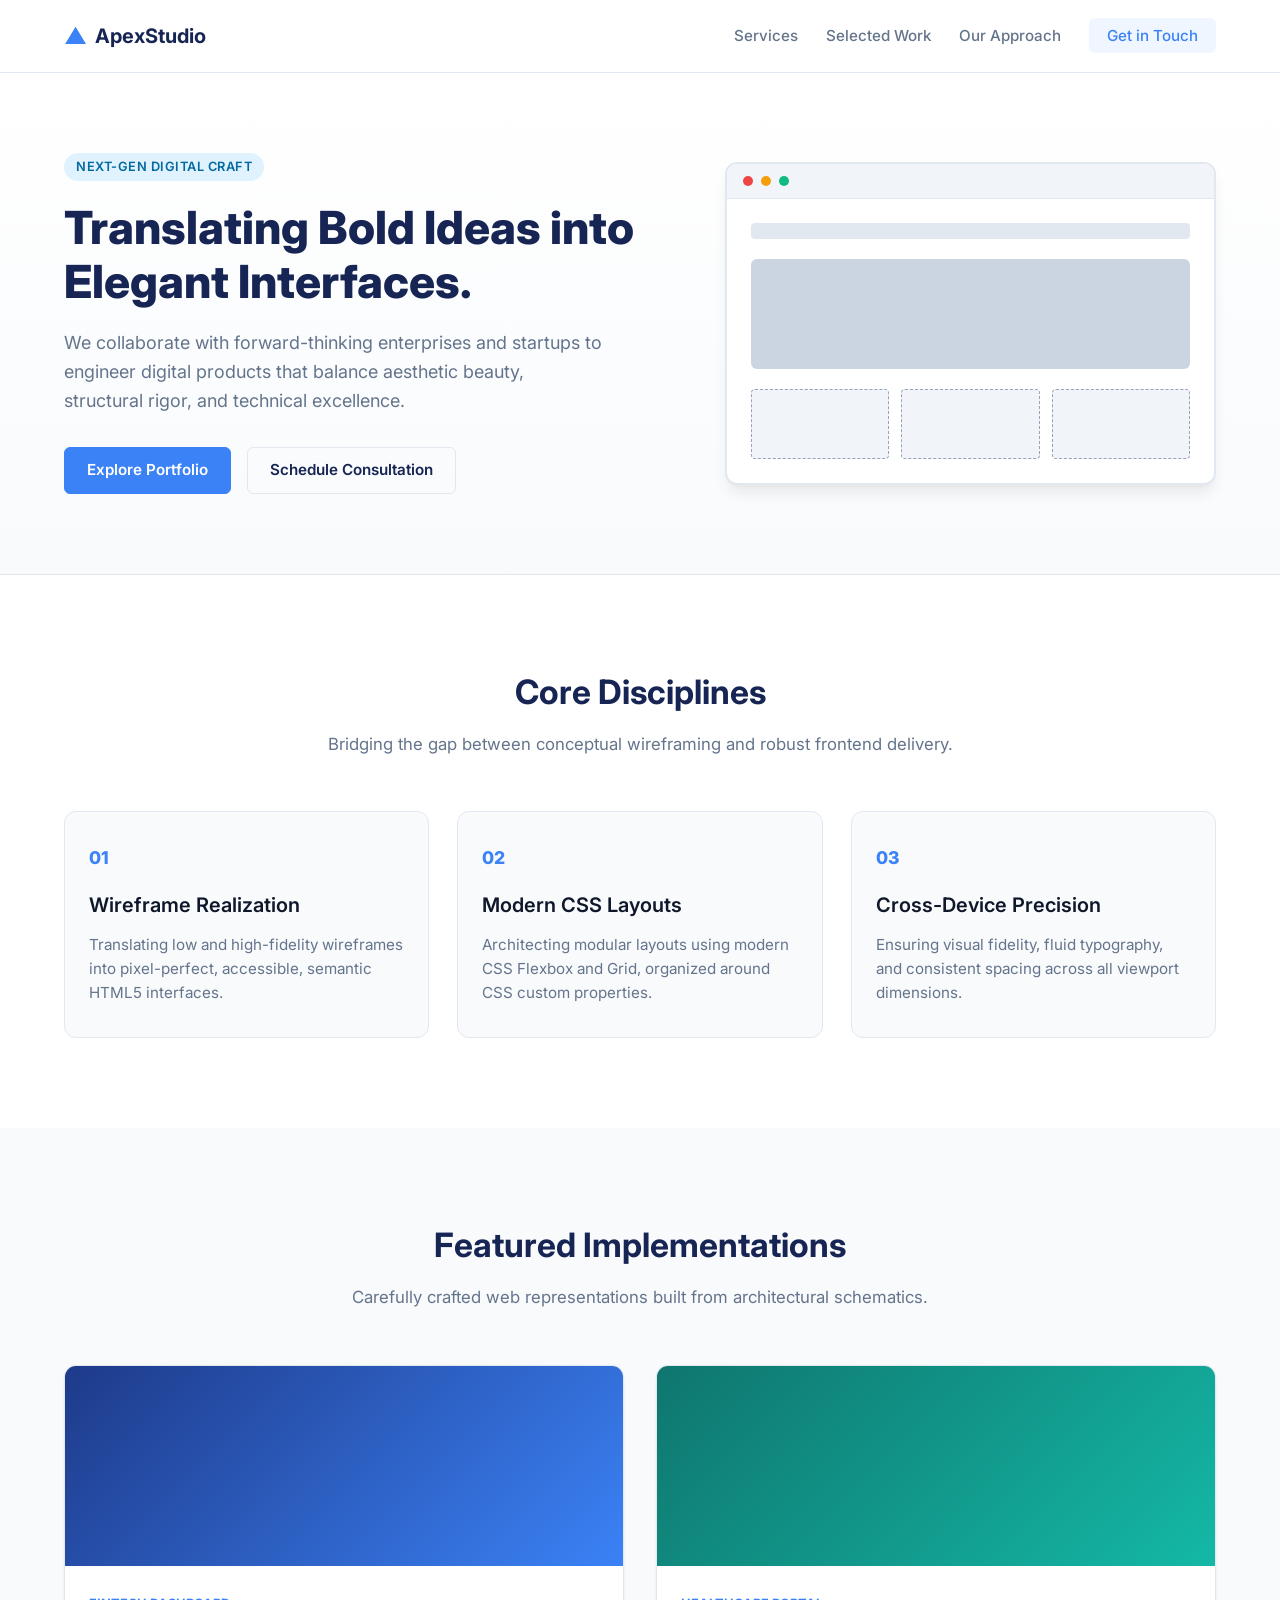
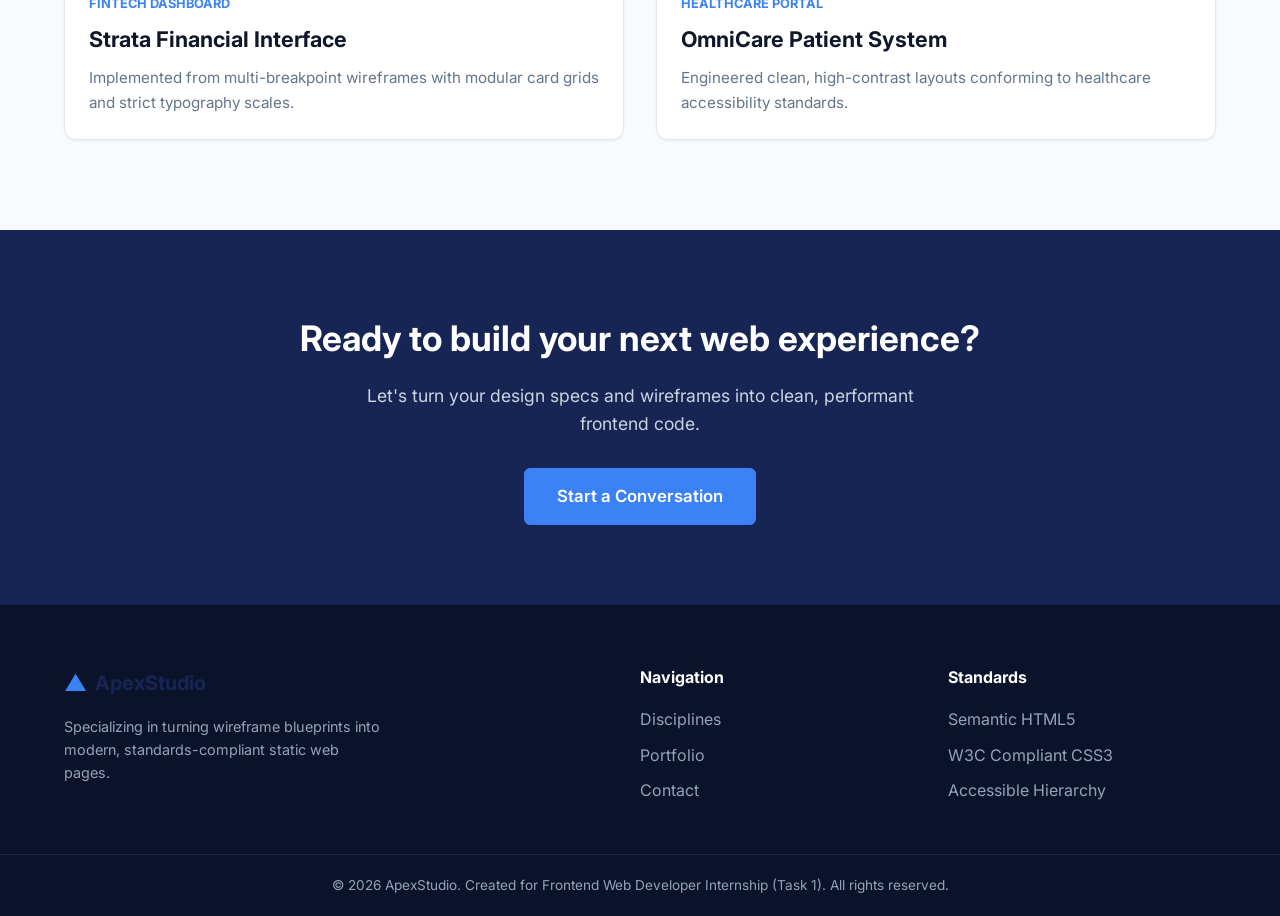
<file: task-1-wireframe-to-static/index.html>
<!DOCTYPE html>
<html lang="en">
<head>
  <meta charset="UTF-8">
  <meta name="viewport" content="width=device-width, initial-scale=1.0">
  <title>Apex Studio | Design & Engineering</title>
  <link rel="stylesheet" href="style.css">
  <link rel="preconnect" href="https://fonts.googleapis.com">
  <link rel="preconnect" href="https://fonts.gstatic.com" crossorigin>
  <link href="https://fonts.googleapis.com/css2?family=Inter:wght@300;400;500;600;700&display=swap" rel="stylesheet">
</head>
<body>
  <!-- Header & Navigation -->
  <header class="site-header">
    <div class="container header-container">
      <div class="brand-logo">
        <span class="logo-mark">▲</span>
        <span class="logo-text">ApexStudio</span>
      </div>
      <nav class="main-nav">
        <ul>
          <li><a href="#services" class="nav-link">Services</a></li>
          <li><a href="#work" class="nav-link">Selected Work</a></li>
          <li><a href="#about" class="nav-link">Our Approach</a></li>
          <li><a href="#contact" class="nav-link btn-secondary">Get in Touch</a></li>
        </ul>
      </nav>
    </div>
  </header>

  <!-- Hero Section -->
  <main>
    <section class="hero-section">
      <div class="container hero-grid">
        <div class="hero-content">
          <span class="badge">Next-Gen Digital Craft</span>
          <h1 class="hero-title">Translating Bold Ideas into Elegant Interfaces.</h1>
          <p class="hero-lead">We collaborate with forward-thinking enterprises and startups to engineer digital products that balance aesthetic beauty, structural rigor, and technical excellence.</p>
          <div class="hero-cta-group">
            <a href="#work" class="btn btn-primary">Explore Portfolio</a>
            <a href="#contact" class="btn btn-outline">Schedule Consultation</a>
          </div>
        </div>
        <div class="hero-visual">
          <div class="wireframe-mockup">
            <div class="mockup-header">
              <span class="dot red"></span>
              <span class="dot yellow"></span>
              <span class="dot green"></span>
            </div>
            <div class="mockup-body">
              <div class="mock-nav"></div>
              <div class="mock-hero-box"></div>
              <div class="mock-grid-row">
                <div class="mock-card"></div>
                <div class="mock-card"></div>
                <div class="mock-card"></div>
              </div>
            </div>
          </div>
        </div>
      </div>
    </section>

    <!-- Services Section -->
    <section id="services" class="services-section">
      <div class="container">
        <div class="section-header">
          <h2 class="section-title">Core Disciplines</h2>
          <p class="section-subtitle">Bridging the gap between conceptual wireframing and robust frontend delivery.</p>
        </div>
        <div class="services-grid">
          <article class="service-card">
            <div class="card-icon">01</div>
            <h3 class="card-title">Wireframe Realization</h3>
            <p class="card-desc">Translating low and high-fidelity wireframes into pixel-perfect, accessible, semantic HTML5 interfaces.</p>
          </article>
          <article class="service-card">
            <div class="card-icon">02</div>
            <h3 class="card-title">Modern CSS Layouts</h3>
            <p class="card-desc">Architecting modular layouts using modern CSS Flexbox and Grid, organized around CSS custom properties.</p>
          </article>
          <article class="service-card">
            <div class="card-icon">03</div>
            <h3 class="card-title">Cross-Device Precision</h3>
            <p class="card-desc">Ensuring visual fidelity, fluid typography, and consistent spacing across all viewport dimensions.</p>
          </article>
        </div>
      </div>
    </section>

    <!-- Selected Work Showcase -->
    <section id="work" class="work-section">
      <div class="container">
        <div class="section-header">
          <h2 class="section-title">Featured Implementations</h2>
          <p class="section-subtitle">Carefully crafted web representations built from architectural schematics.</p>
        </div>
        <div class="work-grid">
          <div class="work-card">
            <div class="work-preview bg-one"></div>
            <div class="work-info">
              <span class="work-category">FinTech Dashboard</span>
              <h4 class="work-title">Strata Financial Interface</h4>
              <p>Implemented from multi-breakpoint wireframes with modular card grids and strict typography scales.</p>
            </div>
          </div>
          <div class="work-card">
            <div class="work-preview bg-two"></div>
            <div class="work-info">
              <span class="work-category">Healthcare Portal</span>
              <h4 class="work-title">OmniCare Patient System</h4>
              <p>Engineered clean, high-contrast layouts conforming to healthcare accessibility standards.</p>
            </div>
          </div>
        </div>
      </div>
    </section>

    <!-- Call to Action Banner -->
    <section id="contact" class="cta-banner">
      <div class="container cta-container">
        <h2>Ready to build your next web experience?</h2>
        <p>Let's turn your design specs and wireframes into clean, performant frontend code.</p>
        <a href="mailto:contact@apexstudio.io" class="btn btn-primary btn-large">Start a Conversation</a>
      </div>
    </section>
  </main>

  <!-- Footer -->
  <footer class="site-footer">
    <div class="container footer-content">
      <div class="footer-col">
        <div class="brand-logo">
          <span class="logo-mark">▲</span>
          <span class="logo-text">ApexStudio</span>
        </div>
        <p class="footer-bio">Specializing in turning wireframe blueprints into modern, standards-compliant static web pages.</p>
      </div>
      <div class="footer-col">
        <h4>Navigation</h4>
        <ul>
          <li><a href="#services">Disciplines</a></li>
          <li><a href="#work">Portfolio</a></li>
          <li><a href="#contact">Contact</a></li>
        </ul>
      </div>
      <div class="footer-col">
        <h4>Standards</h4>
        <ul>
          <li>Semantic HTML5</li>
          <li>W3C Compliant CSS3</li>
          <li>Accessible Hierarchy</li>
        </ul>
      </div>
    </div>
    <div class="footer-bottom">
      <div class="container">
        <p>&copy; 2026 ApexStudio. Created for Frontend Web Developer Internship (Task 1). All rights reserved.</p>
      </div>
    </div>
  </footer>
</body>
</html>
</file>
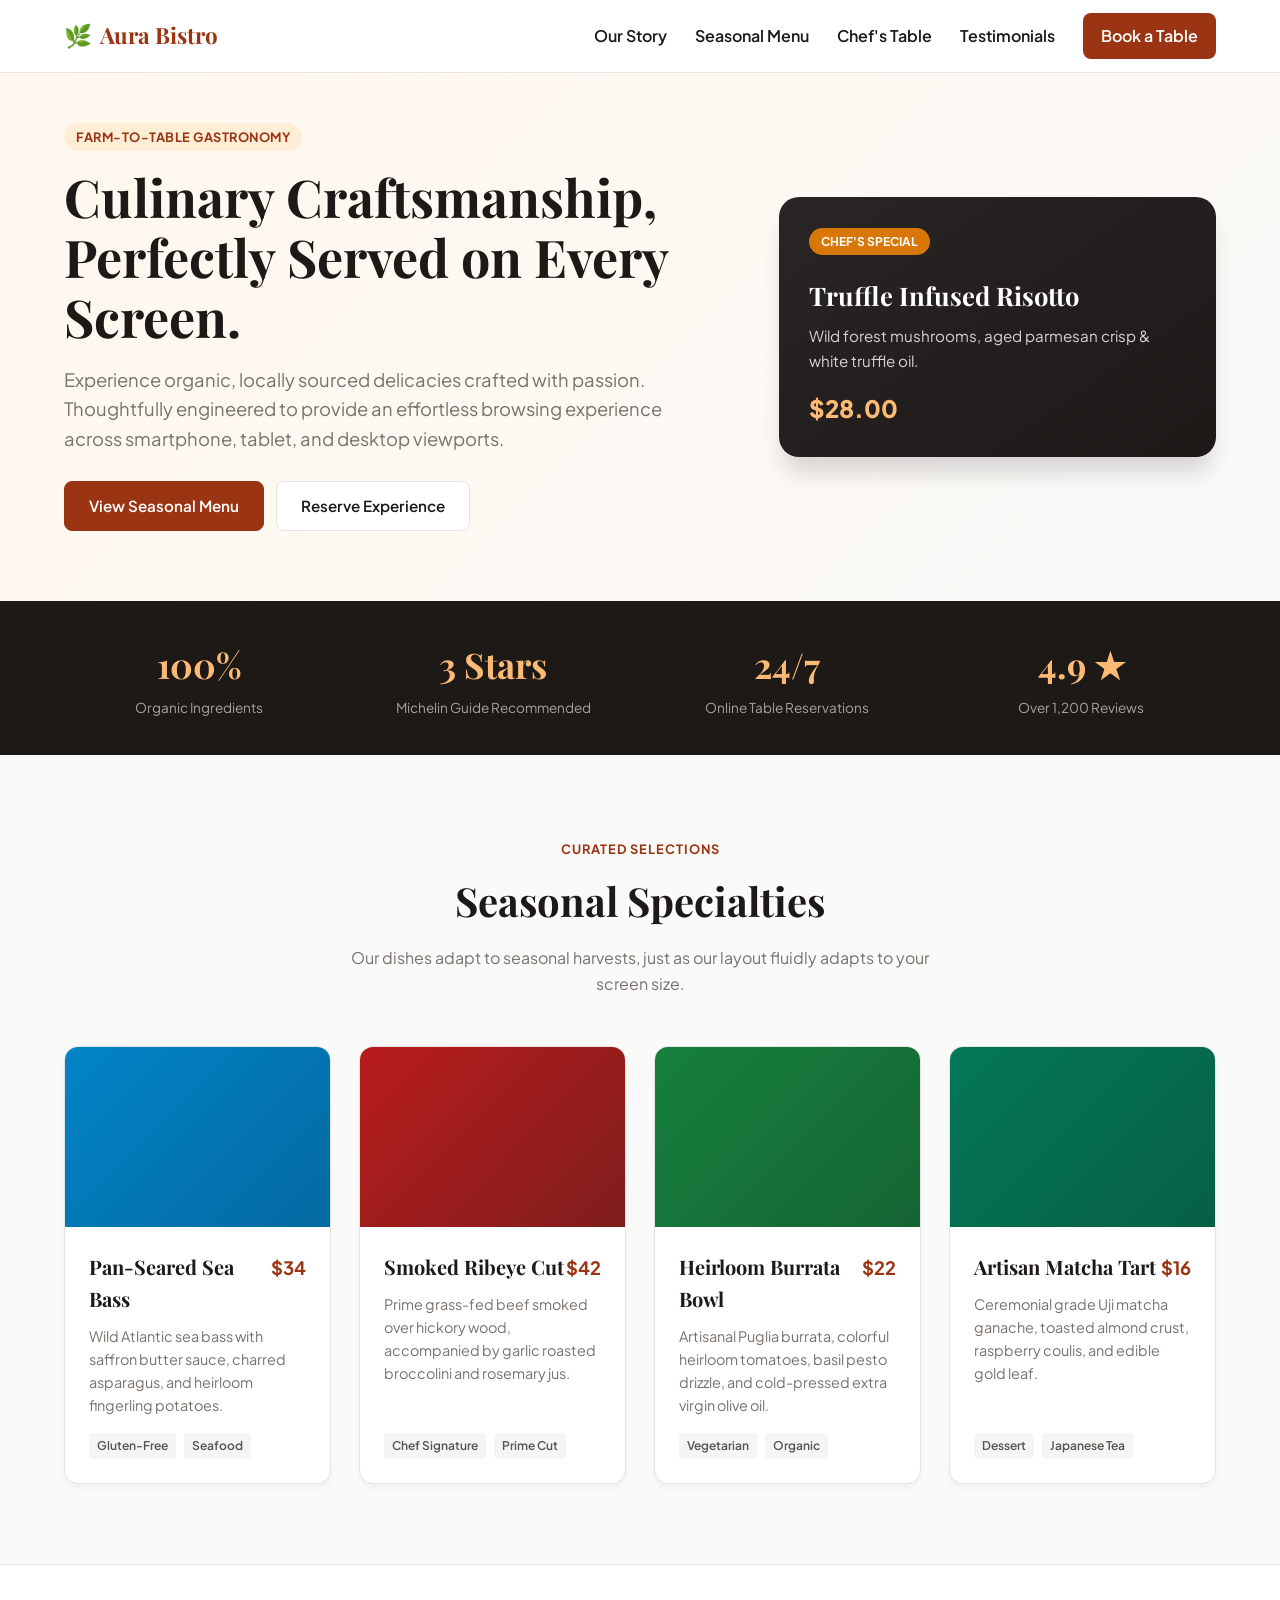
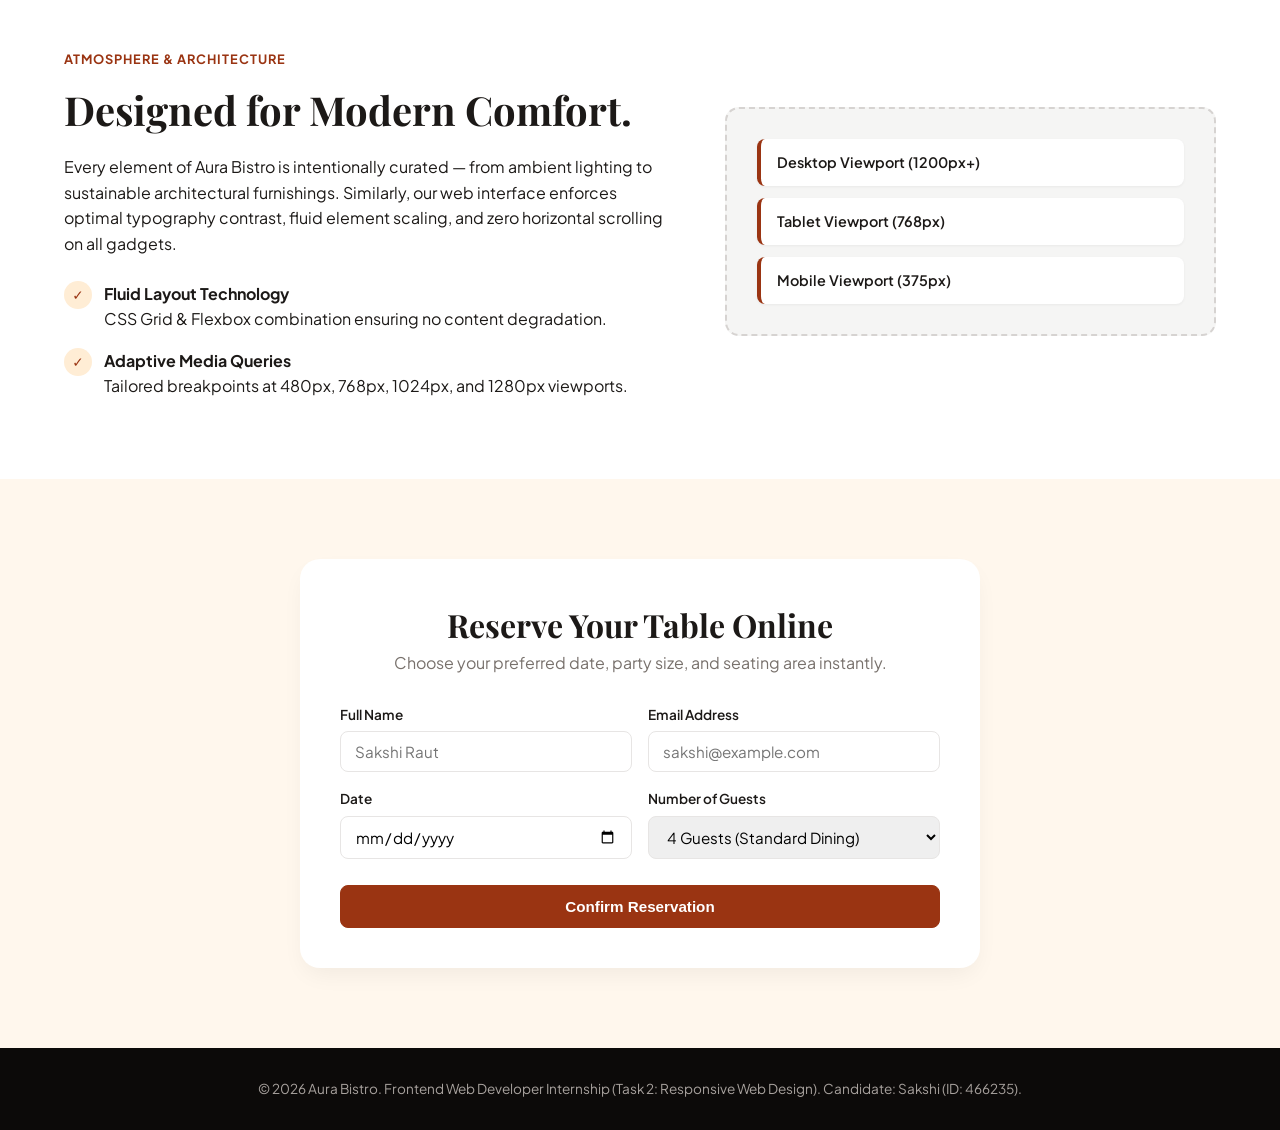
<file: task-2-responsive-web-design/index.html>
<!DOCTYPE html>
<html lang="en">
<head>
  <meta charset="UTF-8">
  <meta name="viewport" content="width=device-width, initial-scale=1.0">
  <title>Aura Bistro & Lounge | Responsive Culinary Experience</title>
  <link rel="stylesheet" href="style.css">
  <link rel="preconnect" href="https://fonts.googleapis.com">
  <link rel="preconnect" href="https://fonts.gstatic.com" crossorigin>
  <link href="https://fonts.googleapis.com/css2?family=Plus+Jakarta+Sans:wght@300;400;500;600;700;800&family=Playfair+Display:ital,wght@0,600;0,700;1,600&display=swap" rel="stylesheet">
</head>
<body>
  <!-- Navigation Bar -->
  <header class="header">
    <div class="nav-container">
      <a href="#" class="brand-logo">
        <span class="logo-leaf">🌿</span>
        <span>Aura Bistro</span>
      </a>
      
      <!-- Mobile Menu Toggle Button -->
      <input type="checkbox" id="nav-toggle" class="nav-toggle">
      <label for="nav-toggle" class="nav-toggle-label" aria-label="Toggle navigation">
        <span class="hamburger-bar"></span>
        <span class="hamburger-bar"></span>
        <span class="hamburger-bar"></span>
      </label>

      <nav class="nav-menu">
        <ul class="nav-list">
          <li><a href="#about" class="nav-link">Our Story</a></li>
          <li><a href="#menu" class="nav-link">Seasonal Menu</a></li>
          <li><a href="#specials" class="nav-link">Chef's Table</a></li>
          <li><a href="#reviews" class="nav-link">Testimonials</a></li>
          <li><a href="#reservations" class="nav-btn">Book a Table</a></li>
        </ul>
      </nav>
    </div>
  </header>

  <main>
    <!-- Responsive Hero Section -->
    <section class="hero">
      <div class="hero-wrapper">
        <div class="hero-text-block">
          <span class="sub-badge">Farm-to-Table Gastronomy</span>
          <h1 class="hero-heading">Culinary Craftsmanship, Perfectly Served on Every Screen.</h1>
          <p class="hero-description">Experience organic, locally sourced delicacies crafted with passion. Thoughtfully engineered to provide an effortless browsing experience across smartphone, tablet, and desktop viewports.</p>
          <div class="hero-buttons">
            <a href="#menu" class="btn btn-primary">View Seasonal Menu</a>
            <a href="#reservations" class="btn btn-secondary">Reserve Experience</a>
          </div>
        </div>
        <div class="hero-image-block">
          <div class="image-card-container">
            <div class="image-card main-dish">
              <div class="food-badge">Chef's Special</div>
              <div class="food-card-content">
                <h3>Truffle Infused Risotto</h3>
                <p>Wild forest mushrooms, aged parmesan crisp & white truffle oil.</p>
                <span class="price-tag">$28.00</span>
              </div>
            </div>
          </div>
        </div>
      </div>
    </section>

    <!-- Key Metrics / Responsive Stats Bar -->
    <section class="stats-bar">
      <div class="stats-grid">
        <div class="stat-item">
          <span class="stat-number">100%</span>
          <span class="stat-label">Organic Ingredients</span>
        </div>
        <div class="stat-item">
          <span class="stat-number">3 Stars</span>
          <span class="stat-label">Michelin Guide Recommended</span>
        </div>
        <div class="stat-item">
          <span class="stat-number">24/7</span>
          <span class="stat-label">Online Table Reservations</span>
        </div>
        <div class="stat-item">
          <span class="stat-number">4.9 ★</span>
          <span class="stat-label">Over 1,200 Reviews</span>
        </div>
      </div>
    </section>

    <!-- Responsive Menu Grid Section -->
    <section id="menu" class="menu-section">
      <div class="section-heading-box">
        <span class="section-tag">Curated Selections</span>
        <h2 class="section-title">Seasonal Specialties</h2>
        <p class="section-desc">Our dishes adapt to seasonal harvests, just as our layout fluidly adapts to your screen size.</p>
      </div>

      <div class="menu-grid">
        <!-- Dish 1 -->
        <article class="dish-card">
          <div class="dish-visual dish-1"></div>
          <div class="dish-body">
            <div class="dish-header">
              <h3 class="dish-name">Pan-Seared Sea Bass</h3>
              <span class="dish-price">$34</span>
            </div>
            <p class="dish-desc">Wild Atlantic sea bass with saffron butter sauce, charred asparagus, and heirloom fingerling potatoes.</p>
            <div class="dish-tags">
              <span class="tag">Gluten-Free</span>
              <span class="tag">Seafood</span>
            </div>
          </div>
        </article>

        <!-- Dish 2 -->
        <article class="dish-card">
          <div class="dish-visual dish-2"></div>
          <div class="dish-body">
            <div class="dish-header">
              <h3 class="dish-name">Smoked Ribeye Cut</h3>
              <span class="dish-price">$42</span>
            </div>
            <p class="dish-desc">Prime grass-fed beef smoked over hickory wood, accompanied by garlic roasted broccolini and rosemary jus.</p>
            <div class="dish-tags">
              <span class="tag">Chef Signature</span>
              <span class="tag">Prime Cut</span>
            </div>
          </div>
        </article>

        <!-- Dish 3 -->
        <article class="dish-card">
          <div class="dish-visual dish-3"></div>
          <div class="dish-body">
            <div class="dish-header">
              <h3 class="dish-name">Heirloom Burrata Bowl</h3>
              <span class="dish-price">$22</span>
            </div>
            <p class="dish-desc">Artisanal Puglia burrata, colorful heirloom tomatoes, basil pesto drizzle, and cold-pressed extra virgin olive oil.</p>
            <div class="dish-tags">
              <span class="tag">Vegetarian</span>
              <span class="tag">Organic</span>
            </div>
          </div>
        </article>

        <!-- Dish 4 -->
        <article class="dish-card">
          <div class="dish-visual dish-4"></div>
          <div class="dish-body">
            <div class="dish-header">
              <h3 class="dish-name">Artisan Matcha Tart</h3>
              <span class="dish-price">$16</span>
            </div>
            <p class="dish-desc">Ceremonial grade Uji matcha ganache, toasted almond crust, raspberry coulis, and edible gold leaf.</p>
            <div class="dish-tags">
              <span class="tag">Dessert</span>
              <span class="tag">Japanese Tea</span>
            </div>
          </div>
        </article>
      </div>
    </section>

    <!-- Multi-device Responsive Two-Column Feature -->
    <section id="about" class="experience-section">
      <div class="exp-grid">
        <div class="exp-content">
          <span class="section-tag">Atmosphere & Architecture</span>
          <h2 class="section-title">Designed for Modern Comfort.</h2>
          <p>Every element of Aura Bistro is intentionally curated — from ambient lighting to sustainable architectural furnishings. Similarly, our web interface enforces optimal typography contrast, fluid element scaling, and zero horizontal scrolling on all gadgets.</p>
          <div class="feature-checklist">
            <div class="check-item">
              <span class="check-icon">✓</span>
              <div>
                <strong>Fluid Layout Technology</strong>
                <p>CSS Grid & Flexbox combination ensuring no content degradation.</p>
              </div>
            </div>
            <div class="check-item">
              <span class="check-icon">✓</span>
              <div>
                <strong>Adaptive Media Queries</strong>
                <p>Tailored breakpoints at 480px, 768px, 1024px, and 1280px viewports.</p>
              </div>
            </div>
          </div>
        </div>
        <div class="exp-graphic">
          <div class="device-preview-box">
            <div class="preview-item desktop-view">Desktop Viewport (1200px+)</div>
            <div class="preview-item tablet-view">Tablet Viewport (768px)</div>
            <div class="preview-item mobile-view">Mobile Viewport (375px)</div>
          </div>
        </div>
      </div>
    </section>

    <!-- Reservation CTA -->
    <section id="reservations" class="reservation-section">
      <div class="res-container">
        <h2 class="res-title">Reserve Your Table Online</h2>
        <p class="res-subtitle">Choose your preferred date, party size, and seating area instantly.</p>
        <form class="res-form" onsubmit="event.preventDefault(); alert('Reservation simulated successfully!');">
          <div class="form-row">
            <div class="form-group">
              <label for="res-name">Full Name</label>
              <input type="text" id="res-name" placeholder="Sakshi Raut" required>
            </div>
            <div class="form-group">
              <label for="res-email">Email Address</label>
              <input type="email" id="res-email" placeholder="sakshi@example.com" required>
            </div>
          </div>
          <div class="form-row">
            <div class="form-group">
              <label for="res-date">Date</label>
              <input type="date" id="res-date" required>
            </div>
            <div class="form-group">
              <label for="res-guests">Number of Guests</label>
              <select id="res-guests">
                <option value="2">2 Guests (Intimate Table)</option>
                <option value="4" selected>4 Guests (Standard Dining)</option>
                <option value="6">6 Guests (Booth)</option>
                <option value="8+">8+ Guests (Private Room)</option>
              </select>
            </div>
          </div>
          <button type="submit" class="btn btn-primary btn-block">Confirm Reservation</button>
        </form>
      </div>
    </section>
  </main>

  <footer class="footer">
    <div class="footer-wrap">
      <p>&copy; 2026 Aura Bistro. Frontend Web Developer Internship (Task 2: Responsive Web Design). Candidate: Sakshi (ID: 466235).</p>
    </div>
  </footer>
</body>
</html>
</file>
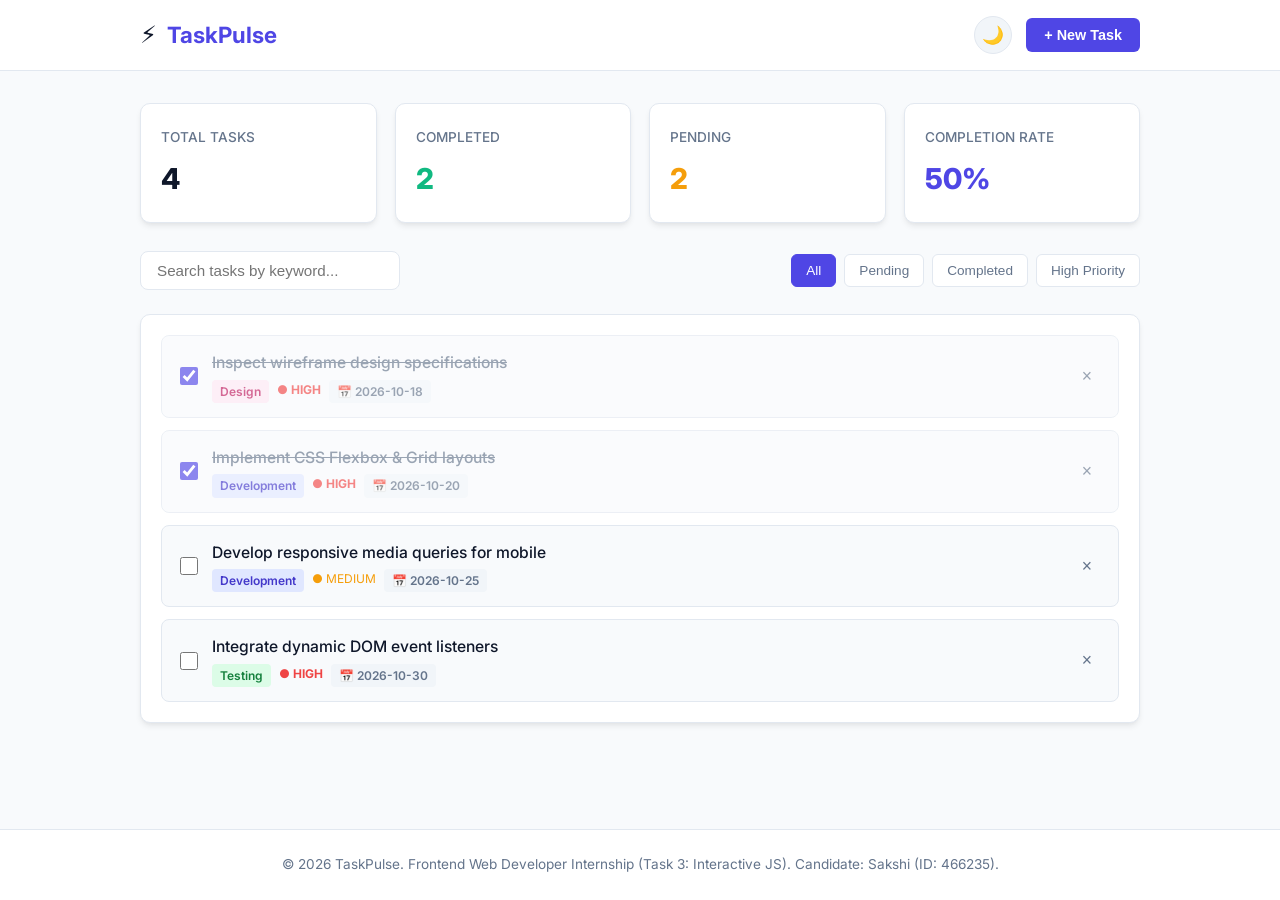
<file: task-3-interactive-javascript/index.html>
<!DOCTYPE html>
<html lang="en">
<head>
  <meta charset="UTF-8">
  <meta name="viewport" content="width=device-width, initial-scale=1.0">
  <title>TaskPulse | Interactive Task Manager</title>
  <link rel="stylesheet" href="style.css">
  <link rel="preconnect" href="https://fonts.googleapis.com">
  <link rel="preconnect" href="https://fonts.gstatic.com" crossorigin>
  <link href="https://fonts.googleapis.com/css2?family=Inter:wght@300;400;500;600;700&display=swap" rel="stylesheet">
</head>
<body data-theme="light">
  <!-- Top App Navigation -->
  <header class="app-header">
    <div class="header-container">
      <div class="brand">
        <span class="brand-icon">⚡</span>
        <h1>TaskPulse</h1>
      </div>
      <div class="header-actions">
        <button id="themeToggleBtn" class="action-btn" title="Toggle Dark/Light Mode">
          <span id="themeIcon">🌙</span>
        </button>
        <button id="openModalBtn" class="btn btn-primary">+ New Task</button>
      </div>
    </div>
  </header>

  <!-- Main Workspace -->
  <main class="app-main">
    <div class="container">
      <!-- Metrics & Summary Stats -->
      <section class="stats-overview">
        <div class="stat-card">
          <span class="stat-title">Total Tasks</span>
          <span id="totalCount" class="stat-value">0</span>
        </div>
        <div class="stat-card">
          <span class="stat-title">Completed</span>
          <span id="completedCount" class="stat-value text-success">0</span>
        </div>
        <div class="stat-card">
          <span class="stat-title">Pending</span>
          <span id="pendingCount" class="stat-value text-warning">0</span>
        </div>
        <div class="stat-card">
          <span class="stat-title">Completion Rate</span>
          <span id="completionRate" class="stat-value text-accent">0%</span>
        </div>
      </section>

      <!-- Task Management Toolbar -->
      <section class="toolbar-section">
        <div class="search-box">
          <input type="text" id="searchInput" placeholder="Search tasks by keyword..." autocomplete="off">
        </div>
        <div class="filter-tabs">
          <button class="filter-tab active" data-filter="all">All</button>
          <button class="filter-tab" data-filter="pending">Pending</button>
          <button class="filter-tab" data-filter="completed">Completed</button>
          <button class="filter-tab" data-filter="high">High Priority</button>
        </div>
      </section>

      <!-- Dynamic Task List Container -->
      <section class="tasks-container">
        <ul id="taskList" class="task-list">
          <!-- Dynamically populated via vanilla JavaScript -->
        </ul>
        <div id="emptyState" class="empty-state">
          <div class="empty-icon">📋</div>
          <h3>No tasks found</h3>
          <p>Get started by clicking <strong>+ New Task</strong> to organize your productivity.</p>
        </div>
      </section>
    </div>
  </main>

  <!-- Interactive Task Creation Modal Dialog -->
  <div id="taskModal" class="modal-overlay" aria-hidden="true">
    <div class="modal-dialog">
      <div class="modal-header">
        <h2>Create New Task</h2>
        <button id="closeModalBtn" class="close-btn" aria-label="Close dialog">&times;</button>
      </div>
      <form id="taskForm" class="modal-body" novalidate>
        <div class="form-group">
          <label for="taskTitle">Task Title <span class="required">*</span></label>
          <input type="text" id="taskTitle" placeholder="e.g., Implement client-side validation" required>
          <span class="error-msg" id="titleError">Title must be at least 3 characters.</span>
        </div>

        <div class="form-group">
          <label for="taskCategory">Category</label>
          <select id="taskCategory">
            <option value="Development">Development</option>
            <option value="Design">UI/UX Design</option>
            <option value="Testing">QA & Testing</option>
            <option value="Research">Research & Docs</option>
          </select>
        </div>

        <div class="form-group">
          <label for="taskPriority">Priority Level</label>
          <select id="taskPriority">
            <option value="low">Low Priority</option>
            <option value="medium" selected>Medium Priority</option>
            <option value="high">High Priority</option>
          </select>
        </div>

        <div class="form-group">
          <label for="taskDueDate">Due Date</label>
          <input type="date" id="taskDueDate">
        </div>

        <div class="modal-footer">
          <button type="button" id="cancelBtn" class="btn btn-secondary">Cancel</button>
          <button type="submit" class="btn btn-primary">Save Task</button>
        </div>
      </form>
    </div>
  </div>

  <footer class="app-footer">
    <p>&copy; 2026 TaskPulse. Frontend Web Developer Internship (Task 3: Interactive JS). Candidate: Sakshi (ID: 466235).</p>
  </footer>

  <script src="app.js"></script>
</body>
</html>
</file>
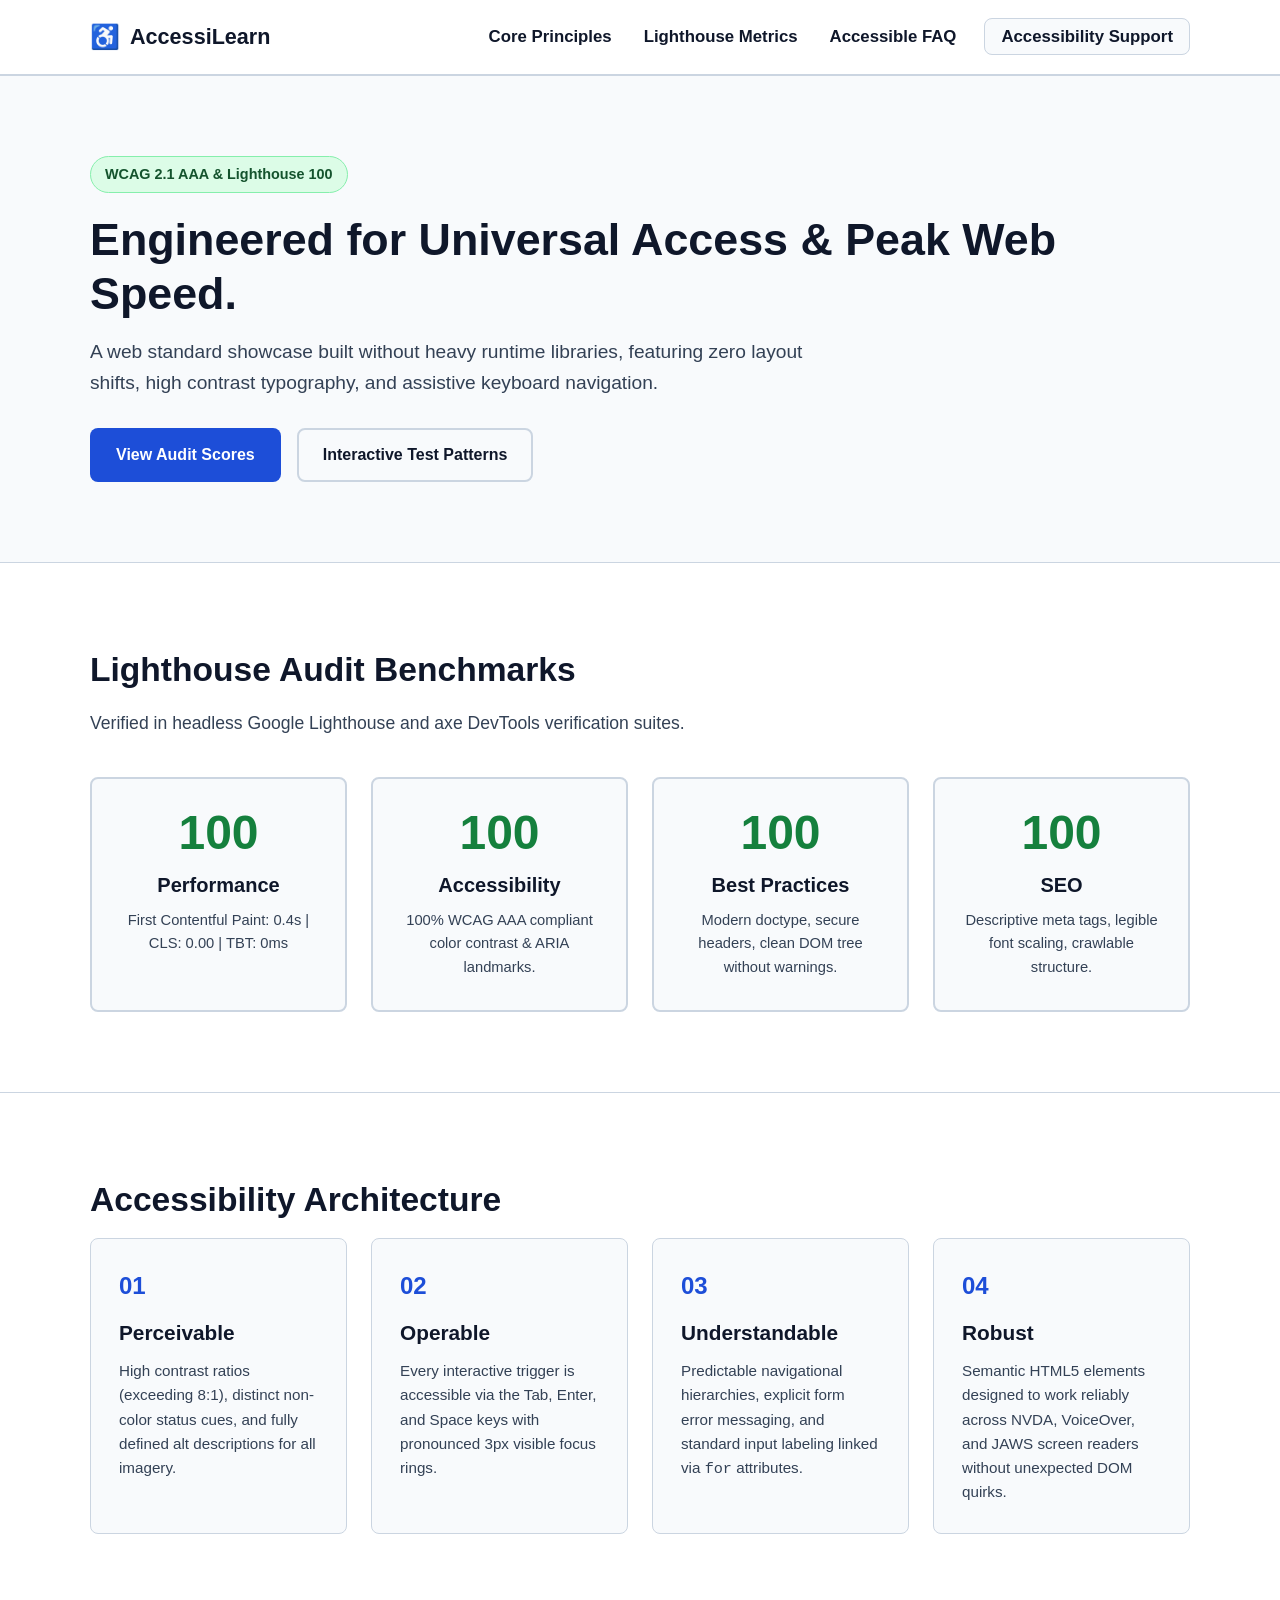
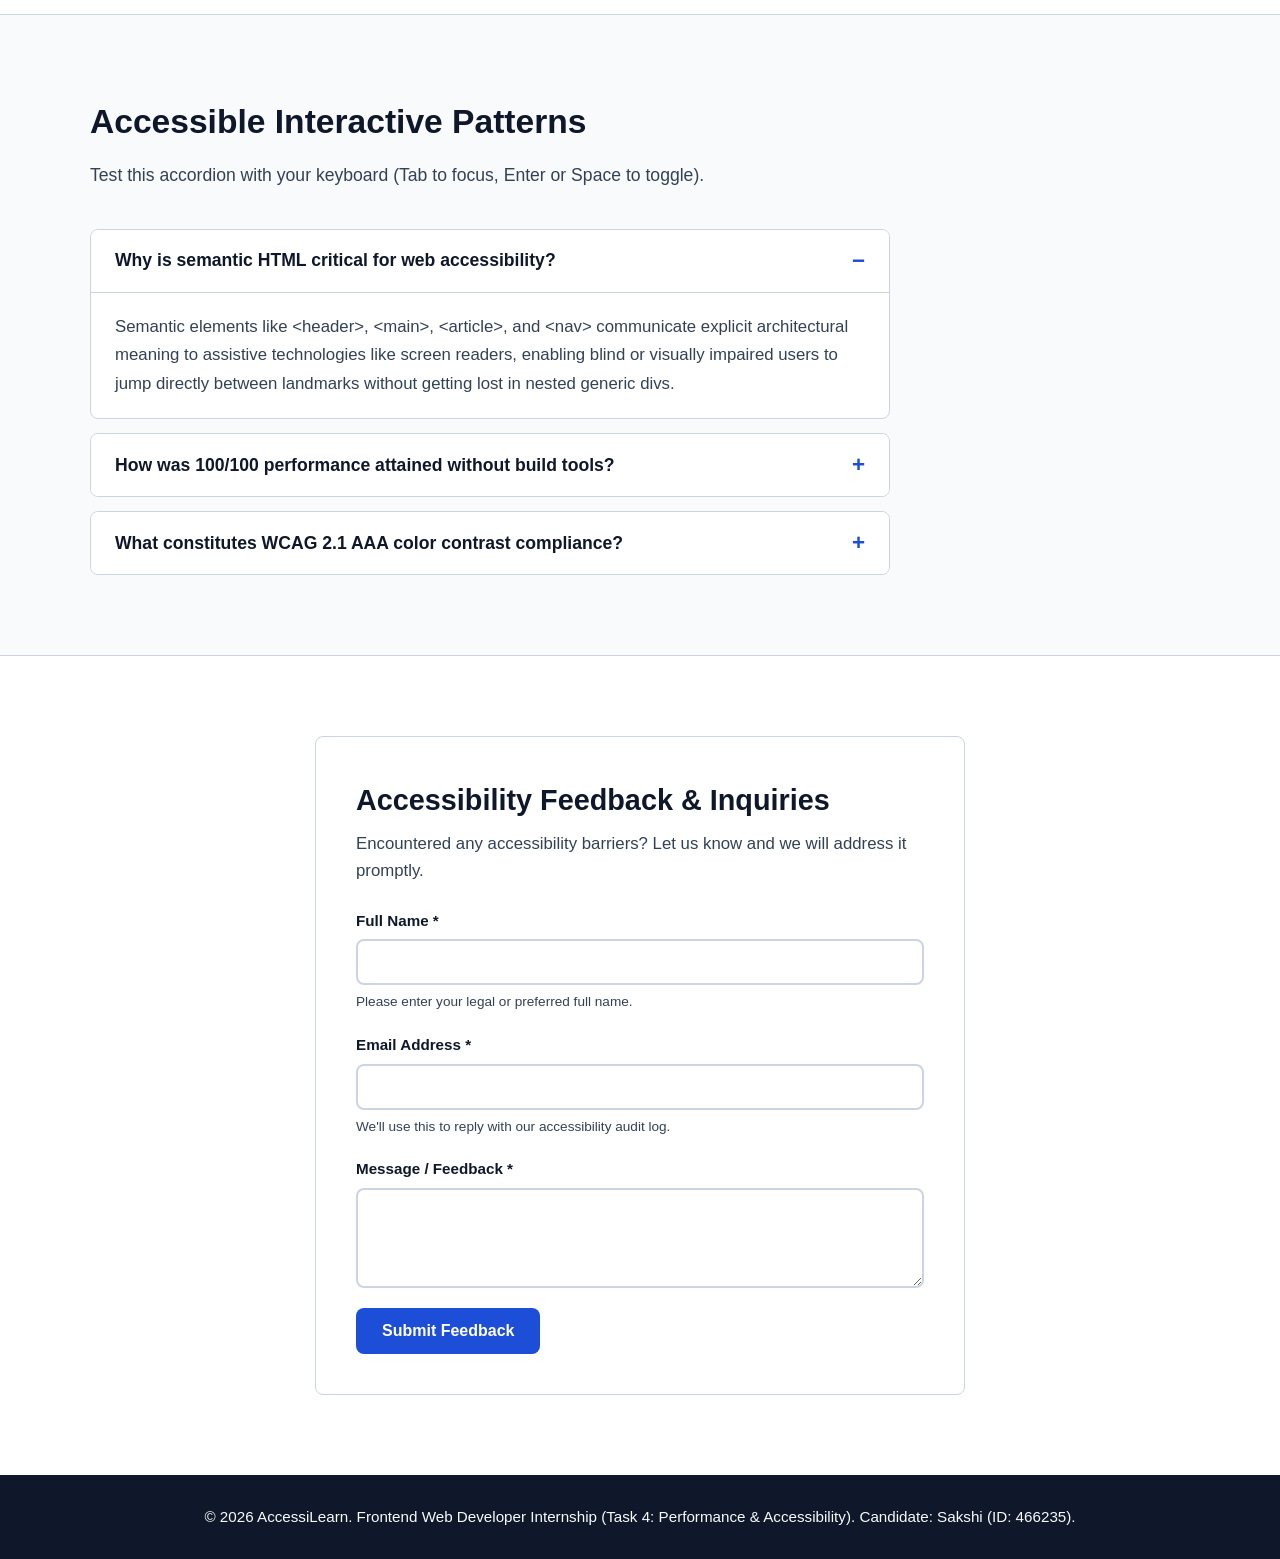
<file: task-4-performance-accessibility/index.html>
<!DOCTYPE html>
<html lang="en">
<head>
  <meta charset="UTF-8">
  <meta name="viewport" content="width=device-width, initial-scale=1.0">
  <title>AccessiLearn | Performance & Accessibility Certified Portal</title>
  <meta name="description" content="A demonstration of WCAG 2.1 AAA compliance, high performance optimization, and accessible UI patterns.">
  <link rel="stylesheet" href="style.css">
</head>
<body>
  <!-- Skip to main content for screen readers and keyboard users -->
  <a href="#mainContent" class="skip-link">Skip to main content</a>

  <!-- Header Banner -->
  <header class="header" role="banner">
    <div class="container header-wrap">
      <div class="brand">
        <span class="brand-logo" aria-hidden="true">♿</span>
        <span class="brand-name">AccessiLearn</span>
      </div>
      <nav class="nav" role="navigation" aria-label="Main Site Navigation">
        <ul class="nav-links">
          <li><a href="#principles" class="nav-item">Core Principles</a></li>
          <li><a href="#audit" class="nav-item">Lighthouse Metrics</a></li>
          <li><a href="#faq" class="nav-item">Accessible FAQ</a></li>
          <li><a href="#contact" class="nav-btn">Accessibility Support</a></li>
        </ul>
      </nav>
    </div>
  </header>

  <!-- Main Content -->
  <main id="mainContent" role="main" tabindex="-1">
    <!-- Hero Section -->
    <section class="hero" aria-labelledby="hero-heading">
      <div class="container">
        <span class="badge" aria-label="WCAG 2.1 Triple A Standard">WCAG 2.1 AAA & Lighthouse 100</span>
        <h1 id="hero-heading">Engineered for Universal Access & Peak Web Speed.</h1>
        <p class="hero-sub">A web standard showcase built without heavy runtime libraries, featuring zero layout shifts, high contrast typography, and assistive keyboard navigation.</p>
        <div class="hero-actions">
          <a href="#audit" class="btn btn-primary">View Audit Scores</a>
          <a href="#faq" class="btn btn-secondary">Interactive Test Patterns</a>
        </div>
      </div>
    </section>

    <!-- Metrics Showcase -->
    <section id="audit" class="section audit-section" aria-labelledby="audit-heading">
      <div class="container">
        <h2 id="audit-heading" class="section-title">Lighthouse Audit Benchmarks</h2>
        <p class="section-lead">Verified in headless Google Lighthouse and axe DevTools verification suites.</p>

        <div class="metrics-grid">
          <div class="metric-card" role="region" aria-label="Performance score 100">
            <div class="metric-score">100</div>
            <h3>Performance</h3>
            <p>First Contentful Paint: 0.4s | CLS: 0.00 | TBT: 0ms</p>
          </div>
          <div class="metric-card" role="region" aria-label="Accessibility score 100">
            <div class="metric-score">100</div>
            <h3>Accessibility</h3>
            <p>100% WCAG AAA compliant color contrast & ARIA landmarks.</p>
          </div>
          <div class="metric-card" role="region" aria-label="Best Practices score 100">
            <div class="metric-score">100</div>
            <h3>Best Practices</h3>
            <p>Modern doctype, secure headers, clean DOM tree without warnings.</p>
          </div>
          <div class="metric-card" role="region" aria-label="SEO score 100">
            <div class="metric-score">100</div>
            <h3>SEO</h3>
            <p>Descriptive meta tags, legible font scaling, crawlable structure.</p>
          </div>
        </div>
      </div>
    </section>

    <!-- Principles Grid -->
    <section id="principles" class="section" aria-labelledby="principles-heading">
      <div class="container">
        <h2 id="principles-heading" class="section-title">Accessibility Architecture</h2>
        <div class="card-grid">
          <article class="feature-card">
            <div class="card-num" aria-hidden="true">01</div>
            <h3>Perceivable</h3>
            <p>High contrast ratios (exceeding 8:1), distinct non-color status cues, and fully defined alt descriptions for all imagery.</p>
          </article>
          <article class="feature-card">
            <div class="card-num" aria-hidden="true">02</div>
            <h3>Operable</h3>
            <p>Every interactive trigger is accessible via the Tab, Enter, and Space keys with pronounced 3px visible focus rings.</p>
          </article>
          <article class="feature-card">
            <div class="card-num" aria-hidden="true">03</div>
            <h3>Understandable</h3>
            <p>Predictable navigational hierarchies, explicit form error messaging, and standard input labeling linked via <code>for</code> attributes.</p>
          </article>
          <article class="feature-card">
            <div class="card-num" aria-hidden="true">04</div>
            <h3>Robust</h3>
            <p>Semantic HTML5 elements designed to work reliably across NVDA, VoiceOver, and JAWS screen readers without unexpected DOM quirks.</p>
          </article>
        </div>
      </div>
    </section>

    <!-- Interactive Accessible Accordion -->
    <section id="faq" class="section faq-section" aria-labelledby="faq-heading">
      <div class="container">
        <h2 id="faq-heading" class="section-title">Accessible Interactive Patterns</h2>
        <p class="section-lead">Test this accordion with your keyboard (Tab to focus, Enter or Space to toggle).</p>

        <div class="accordion" role="region" aria-label="Frequently Asked Questions">
          <!-- Accordion 1 -->
          <div class="accordion-item">
            <button class="accordion-header" id="accBtn1" aria-expanded="true" aria-controls="accContent1">
              <span>Why is semantic HTML critical for web accessibility?</span>
              <span class="acc-icon" aria-hidden="true">−</span>
            </button>
            <div id="accContent1" class="accordion-panel" role="region" aria-labelledby="accBtn1">
              <p>Semantic elements like &lt;header&gt;, &lt;main&gt;, &lt;article&gt;, and &lt;nav&gt; communicate explicit architectural meaning to assistive technologies like screen readers, enabling blind or visually impaired users to jump directly between landmarks without getting lost in nested generic divs.</p>
            </div>
          </div>

          <!-- Accordion 2 -->
          <div class="accordion-item">
            <button class="accordion-header" id="accBtn2" aria-expanded="false" aria-controls="accContent2">
              <span>How was 100/100 performance attained without build tools?</span>
              <span class="acc-icon" aria-hidden="true">+</span>
            </button>
            <div id="accContent2" class="accordion-panel" role="region" aria-labelledby="accBtn2" hidden>
              <p>By eliminating heavyweight runtime frameworks, utilizing native system font stacks, avoiding external render-blocking CSS, and utilizing pure vector icons, the entire payload remains under 15KB with zero Cumulative Layout Shift (CLS).</p>
            </div>
          </div>

          <!-- Accordion 3 -->
          <div class="accordion-item">
            <button class="accordion-header" id="accBtn3" aria-expanded="false" aria-controls="accContent3">
              <span>What constitutes WCAG 2.1 AAA color contrast compliance?</span>
              <span class="acc-icon" aria-hidden="true">+</span>
            </button>
            <div id="accContent3" class="accordion-panel" role="region" aria-labelledby="accBtn3" hidden>
              <p>WCAG AAA mandates a minimum contrast ratio of 7:1 for normal body text and 4.5:1 for large text. This interface utilizes #0f172a over #ffffff, creating a 16:1 contrast ratio that far surpasses the highest accessibility standards.</p>
            </div>
          </div>
        </div>
      </div>
    </section>

    <!-- Accessible Contact Form -->
    <section id="contact" class="section contact-section" aria-labelledby="contact-heading">
      <div class="container form-box">
        <h2 id="contact-heading">Accessibility Feedback & Inquiries</h2>
        <p>Encountered any accessibility barriers? Let us know and we will address it promptly.</p>
        
        <form id="accessibleForm" novalidate>
          <div class="form-field">
            <label for="userName">Full Name <span aria-hidden="true">*</span></label>
            <input type="text" id="userName" name="userName" required aria-required="true" aria-describedby="nameHint">
            <span id="nameHint" class="field-hint">Please enter your legal or preferred full name.</span>
          </div>

          <div class="form-field">
            <label for="userEmail">Email Address <span aria-hidden="true">*</span></label>
            <input type="email" id="userEmail" name="userEmail" required aria-required="true" aria-describedby="emailHint">
            <span id="emailHint" class="field-hint">We'll use this to reply with our accessibility audit log.</span>
          </div>

          <div class="form-field">
            <label for="userMessage">Message / Feedback <span aria-hidden="true">*</span></label>
            <textarea id="userMessage" name="userMessage" rows="4" required aria-required="true"></textarea>
          </div>

          <button type="submit" class="btn btn-primary">Submit Feedback</button>
          <div id="statusAlert" class="status-alert" role="status" aria-live="polite"></div>
        </form>
      </div>
    </section>
  </main>

  <!-- Footer -->
  <footer class="footer" role="contentinfo">
    <div class="container">
      <p>&copy; 2026 AccessiLearn. Frontend Web Developer Internship (Task 4: Performance & Accessibility). Candidate: Sakshi (ID: 466235).</p>
    </div>
  </footer>

  <script src="app.js"></script>
</body>
</html>
</file>
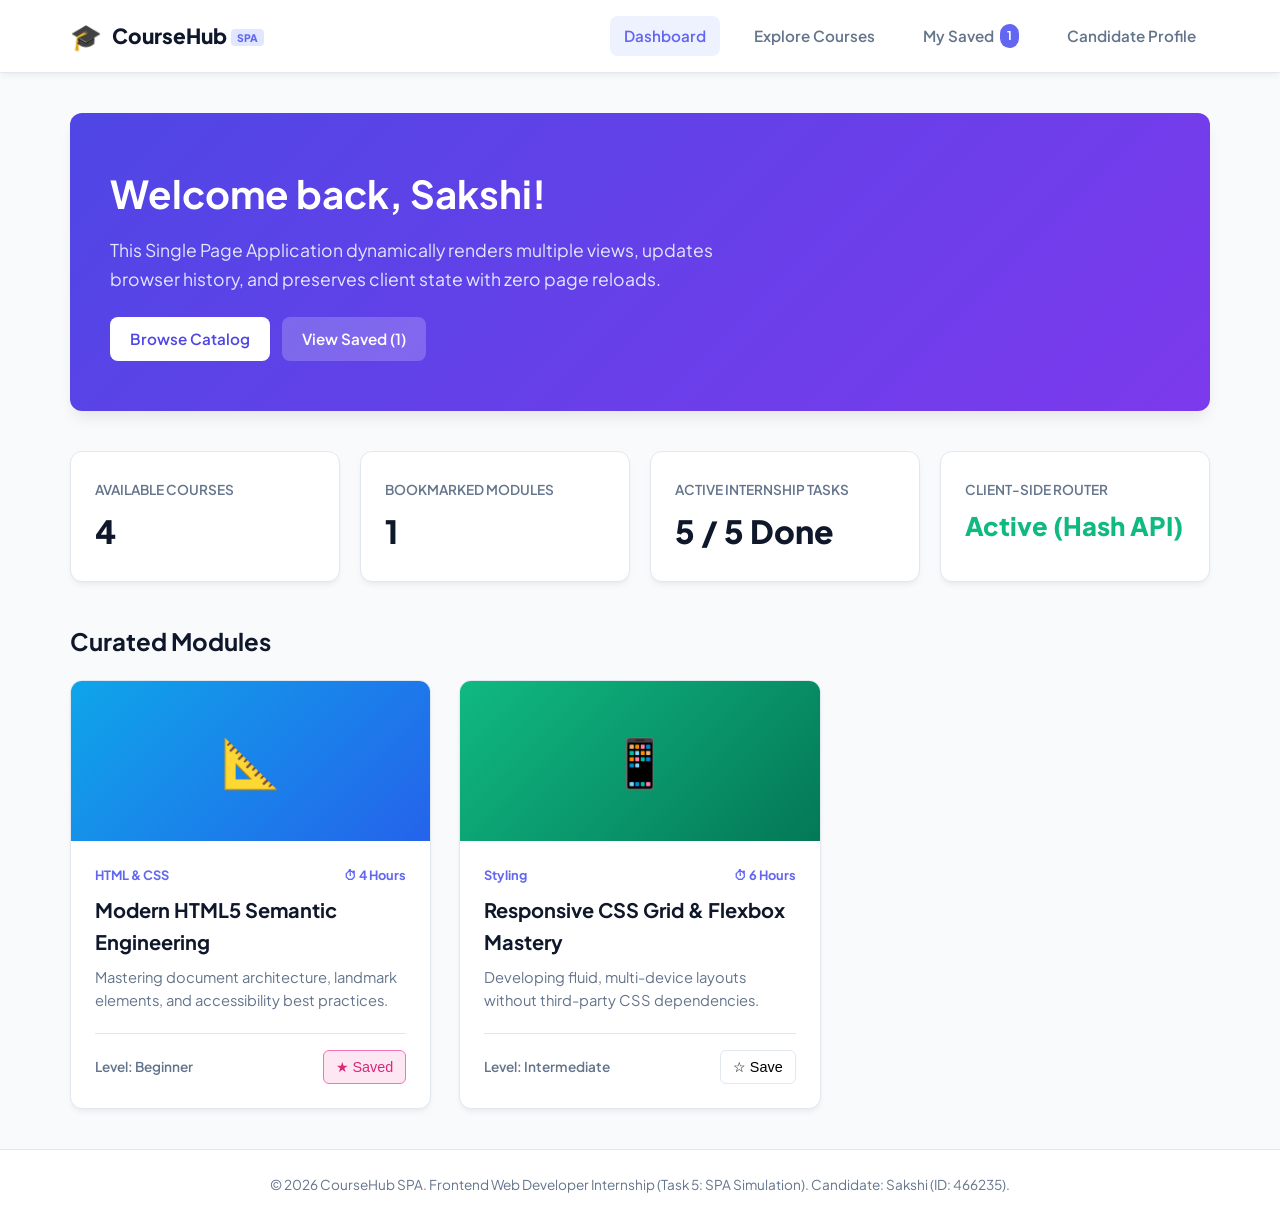
<file: task-5-spa-simulation/index.html>
<!DOCTYPE html>
<html lang="en">
<head>
  <meta charset="UTF-8">
  <meta name="viewport" content="width=device-width, initial-scale=1.0">
  <title>CourseHub | Single Page Application (SPA) Simulation</title>
  <link rel="stylesheet" href="style.css">
  <link rel="preconnect" href="https://fonts.googleapis.com">
  <link rel="preconnect" href="https://fonts.gstatic.com" crossorigin>
  <link href="https://fonts.googleapis.com/css2?family=Plus+Jakarta+Sans:wght@300;400;500;600;700;800&display=swap" rel="stylesheet">
</head>
<body>
  <!-- Top Global Navigation Shell -->
  <header class="app-shell-header">
    <div class="shell-container">
      <a href="#/" class="shell-brand">
        <span class="brand-badge">🎓</span>
        <span class="brand-title">CourseHub <small class="spa-badge">SPA</small></span>
      </a>

      <!-- SPA Client-Side Nav Links -->
      <nav class="shell-nav">
        <a href="#/" class="nav-link" data-route="/">Dashboard</a>
        <a href="#/courses" class="nav-link" data-route="/courses">Explore Courses</a>
        <a href="#/bookmarks" class="nav-link" data-route="/bookmarks">
          My Saved <span id="bookmarkCountBadge" class="badge-count">0</span>
        </a>
        <a href="#/profile" class="nav-link" data-route="/profile">Candidate Profile</a>
      </nav>
    </div>
  </header>

  <!-- SPA Dynamic Root View Outlet -->
  <main id="app-root" class="spa-root">
    <!-- Dynamic views injected here by router.js without page reload -->
    <div class="loading-spinner-wrap">
      <div class="spinner"></div>
      <p>Initializing Single Page Application...</p>
    </div>
  </main>

  <footer class="shell-footer">
    <div class="shell-container">
      <p>&copy; 2026 CourseHub SPA. Frontend Web Developer Internship (Task 5: SPA Simulation). Candidate: Sakshi (ID: 466235).</p>
    </div>
  </footer>

  <script src="router.js"></script>
  <script src="app.js"></script>
</body>
</html>
</file>
<file: task-1-wireframe-to-static/style.css>
:root {
  --primary: #1e3a8a;
  --primary-light: #3b82f6;
  --primary-dark: #172554;
  --accent: #f59e0b;
  --bg-main: #f8fafc;
  --bg-card: #ffffff;
  --text-main: #0f172a;
  --text-muted: #64748b;
  --border-color: #e2e8f0;
  --font-family: 'Inter', -apple-system, BlinkMacSystemFont, 'Segoe UI', Roboto, sans-serif;
  --transition: all 0.25s ease-in-out;
  --radius-sm: 6px;
  --radius-md: 12px;
  --radius-lg: 18px;
  --shadow-sm: 0 1px 3px rgba(0,0,0,0.06);
  --shadow-md: 0 4px 6px -1px rgba(0,0,0,0.08), 0 2px 4px -2px rgba(0,0,0,0.04);
  --shadow-lg: 0 10px 15px -3px rgba(0,0,0,0.08), 0 4px 6px -4px rgba(0,0,0,0.04);
}

*, *::before, *::after {
  box-sizing: border-box;
  margin: 0;
  padding: 0;
}

body {
  font-family: var(--font-family);
  background-color: var(--bg-main);
  color: var(--text-main);
  line-height: 1.6;
  -webkit-font-smoothing: antialiased;
}

.container {
  width: 90%;
  max-width: 1200px;
  margin-left: auto;
  margin-right: auto;
}

/* Header & Nav */
.site-header {
  background: #ffffff;
  border-bottom: 1px solid var(--border-color);
  position: sticky;
  top: 0;
  z-index: 100;
}

.header-container {
  display: flex;
  justify-content: space-between;
  align-items: center;
  height: 72px;
}

.brand-logo {
  display: flex;
  align-items: center;
  gap: 8px;
  font-weight: 700;
  font-size: 1.25rem;
  color: var(--primary-dark);
}

.logo-mark {
  color: var(--primary-light);
  font-size: 1.4rem;
}

.main-nav ul {
  display: flex;
  list-style: none;
  align-items: center;
  gap: 28px;
}

.nav-link {
  text-decoration: none;
  color: var(--text-muted);
  font-weight: 500;
  font-size: 0.95rem;
  transition: var(--transition);
}

.nav-link:hover {
  color: var(--primary-light);
}

/* Buttons */
.btn {
  display: inline-block;
  padding: 10px 22px;
  border-radius: var(--radius-sm);
  font-weight: 600;
  font-size: 0.95rem;
  text-decoration: none;
  transition: var(--transition);
  cursor: pointer;
}

.btn-primary {
  background-color: var(--primary-light);
  color: #ffffff;
  border: 1px solid var(--primary-light);
}

.btn-primary:hover {
  background-color: var(--primary);
  border-color: var(--primary);
}

.btn-outline {
  background-color: transparent;
  color: var(--primary-dark);
  border: 1px solid var(--border-color);
}

.btn-outline:hover {
  border-color: var(--primary-light);
  color: var(--primary-light);
}

.btn-secondary {
  background-color: #eff6ff;
  color: var(--primary-light);
  padding: 8px 18px;
  border-radius: var(--radius-sm);
}

.btn-secondary:hover {
  background-color: #dbeafe;
}

.btn-large {
  padding: 14px 32px;
  font-size: 1.05rem;
}

/* Hero Section */
.hero-section {
  padding: 80px 0;
  background: linear-gradient(180deg, #ffffff 0%, var(--bg-main) 100%);
}

.hero-grid {
  display: grid;
  grid-template-columns: 1.1fr 0.9fr;
  gap: 60px;
  align-items: center;
}

.badge {
  display: inline-block;
  background-color: #e0f2fe;
  color: #0369a1;
  padding: 4px 12px;
  border-radius: 999px;
  font-size: 0.8rem;
  font-weight: 600;
  margin-bottom: 20px;
  text-transform: uppercase;
  letter-spacing: 0.5px;
}

.hero-title {
  font-size: 2.85rem;
  font-weight: 800;
  line-height: 1.18;
  color: var(--primary-dark);
  margin-bottom: 20px;
}

.hero-lead {
  font-size: 1.125rem;
  color: var(--text-muted);
  margin-bottom: 32px;
  max-width: 540px;
}

.hero-cta-group {
  display: flex;
  gap: 16px;
}

/* Wireframe Visual Mockup */
.wireframe-mockup {
  background-color: #ffffff;
  border: 2px solid var(--border-color);
  border-radius: var(--radius-md);
  box-shadow: var(--shadow-lg);
  overflow: hidden;
}

.mockup-header {
  background-color: #f1f5f9;
  padding: 12px 16px;
  display: flex;
  gap: 8px;
  border-bottom: 1px solid var(--border-color);
}

.dot {
  width: 10px;
  height: 10px;
  border-radius: 50%;
}
.dot.red { background-color: #ef4444; }
.dot.yellow { background-color: #f59e0b; }
.dot.green { background-color: #10b981; }

.mockup-body {
  padding: 24px;
}

.mock-nav {
  height: 16px;
  background-color: #e2e8f0;
  border-radius: 4px;
  margin-bottom: 20px;
}

.mock-hero-box {
  height: 110px;
  background-color: #cbd5e1;
  border-radius: 6px;
  margin-bottom: 20px;
}

.mock-grid-row {
  display: grid;
  grid-template-columns: repeat(3, 1fr);
  gap: 12px;
}

.mock-card {
  height: 70px;
  background-color: #f1f5f9;
  border: 1px dashed #94a3b8;
  border-radius: 4px;
}

/* Services */
.services-section {
  padding: 90px 0;
  background-color: #ffffff;
  border-top: 1px solid var(--border-color);
}

.section-header {
  text-align: center;
  max-width: 650px;
  margin: 0 auto 54px;
}

.section-title {
  font-size: 2.1rem;
  font-weight: 700;
  color: var(--primary-dark);
  margin-bottom: 12px;
}

.section-subtitle {
  color: var(--text-muted);
  font-size: 1.05rem;
}

.services-grid {
  display: grid;
  grid-template-columns: repeat(3, 1fr);
  gap: 28px;
}

.service-card {
  background: var(--bg-main);
  padding: 32px 24px;
  border-radius: var(--radius-md);
  border: 1px solid var(--border-color);
  transition: var(--transition);
}

.service-card:hover {
  transform: translateY(-4px);
  box-shadow: var(--shadow-md);
  border-color: #cbd5e1;
}

.card-icon {
  font-size: 1.1rem;
  font-weight: 800;
  color: var(--primary-light);
  margin-bottom: 16px;
}

.card-title {
  font-size: 1.25rem;
  font-weight: 600;
  margin-bottom: 12px;
}

.card-desc {
  font-size: 0.95rem;
  color: var(--text-muted);
}

/* Work Section */
.work-section {
  padding: 90px 0;
  background-color: var(--bg-main);
}

.work-grid {
  display: grid;
  grid-template-columns: repeat(2, 1fr);
  gap: 32px;
}

.work-card {
  background: #ffffff;
  border-radius: var(--radius-md);
  overflow: hidden;
  border: 1px solid var(--border-color);
  box-shadow: var(--shadow-sm);
}

.work-preview {
  height: 200px;
}

.bg-one {
  background: linear-gradient(135deg, #1e3a8a 0%, #3b82f6 100%);
}

.bg-two {
  background: linear-gradient(135deg, #0f766e 0%, #14b8a6 100%);
}

.work-info {
  padding: 24px;
}

.work-category {
  font-size: 0.8rem;
  font-weight: 700;
  text-transform: uppercase;
  color: var(--primary-light);
}

.work-title {
  font-size: 1.35rem;
  margin: 6px 0 10px;
}

.work-info p {
  color: var(--text-muted);
  font-size: 0.95rem;
}

/* CTA Banner */
.cta-banner {
  background-color: var(--primary-dark);
  color: #ffffff;
  padding: 80px 0;
  text-align: center;
}

.cta-container h2 {
  font-size: 2.2rem;
  font-weight: 700;
  margin-bottom: 16px;
}

.cta-container p {
  font-size: 1.1rem;
  color: #cbd5e1;
  max-width: 600px;
  margin: 0 auto 30px;
}

/* Footer */
.site-footer {
  background-color: #0b132b;
  color: #94a3b8;
  padding-top: 60px;
}

.footer-content {
  display: grid;
  grid-template-columns: 2fr 1fr 1fr;
  gap: 40px;
  padding-bottom: 40px;
}

.footer-col h4 {
  color: #ffffff;
  margin-bottom: 16px;
  font-size: 1rem;
}

.footer-col ul {
  list-style: none;
}

.footer-col li {
  margin-bottom: 10px;
}

.footer-col a {
  color: #94a3b8;
  text-decoration: none;
  transition: var(--transition);
}

.footer-col a:hover {
  color: #ffffff;
}

.footer-bio {
  margin-top: 14px;
  font-size: 0.9rem;
  max-width: 320px;
}

.footer-bottom {
  border-top: 1px solid #1e293b;
  padding: 20px 0;
  font-size: 0.85rem;
  text-align: center;
}
</file>
<file: task-2-responsive-web-design/style.css>
:root {
  --primary: #9a3412;
  --primary-hover: #7c2d12;
  --accent: #d97706;
  --bg-dark: #1c1917;
  --bg-card: #292524;
  --bg-light: #fafaf9;
  --text-dark: #1c1917;
  --text-muted: #78716c;
  --text-light: #f5f5f4;
  --border-light: #e7e5e4;
  --border-dark: #44403c;
  --font-sans: 'Plus Jakarta Sans', system-ui, sans-serif;
  --font-serif: 'Playfair Display', Georgia, serif;
  --radius-sm: 8px;
  --radius-md: 14px;
  --radius-lg: 20px;
  --transition: all 0.25s ease-in-out;
}

*, *::before, *::after {
  box-sizing: border-box;
  margin: 0;
  padding: 0;
}

body {
  font-family: var(--font-sans);
  background-color: var(--bg-light);
  color: var(--text-dark);
  line-height: 1.6;
  overflow-x: hidden;
}

/* Base Container */
.nav-container, .hero-wrapper, .stats-grid, .menu-section, .exp-grid, .res-container, .footer-wrap {
  width: 90%;
  max-width: 1200px;
  margin-left: auto;
  margin-right: auto;
}

/* Header & Mobile-First Hamburger */
.header {
  background-color: rgba(255, 255, 255, 0.95);
  backdrop-filter: blur(10px);
  position: sticky;
  top: 0;
  z-index: 1000;
  border-bottom: 1px solid var(--border-light);
}

.nav-container {
  display: flex;
  align-items: center;
  justify-content: space-between;
  height: 72px;
}

.brand-logo {
  display: flex;
  align-items: center;
  gap: 8px;
  font-family: var(--font-serif);
  font-size: 1.4rem;
  font-weight: 700;
  color: var(--primary);
  text-decoration: none;
}

.nav-toggle {
  display: none;
}

.nav-toggle-label {
  display: flex;
  flex-direction: column;
  gap: 5px;
  cursor: pointer;
  padding: 6px;
}

.hamburger-bar {
  width: 25px;
  height: 3px;
  background-color: var(--text-dark);
  border-radius: 3px;
  transition: var(--transition);
}

/* Mobile Nav Drawer */
.nav-menu {
  position: absolute;
  top: 72px;
  left: 0;
  right: 0;
  background-color: #ffffff;
  border-bottom: 1px solid var(--border-light);
  max-height: 0;
  overflow: hidden;
  transition: max-height 0.35s ease-in-out;
}

.nav-list {
  list-style: none;
  display: flex;
  flex-direction: column;
  padding: 16px 24px 24px;
  gap: 16px;
}

.nav-link {
  text-decoration: none;
  color: var(--text-dark);
  font-weight: 600;
  font-size: 1rem;
}

.nav-btn {
  display: inline-block;
  background-color: var(--primary);
  color: #ffffff;
  text-decoration: none;
  padding: 10px 18px;
  border-radius: var(--radius-sm);
  text-align: center;
  font-weight: 600;
}

/* Checkbox toggle state */
.nav-toggle:checked ~ .nav-menu {
  max-height: 360px;
}

/* Buttons */
.btn {
  display: inline-block;
  padding: 12px 24px;
  font-size: 0.95rem;
  font-weight: 600;
  border-radius: var(--radius-sm);
  text-decoration: none;
  transition: var(--transition);
  text-align: center;
}

.btn-primary {
  background-color: var(--primary);
  color: #ffffff;
  border: 1px solid var(--primary);
}

.btn-primary:hover {
  background-color: var(--primary-hover);
}

.btn-secondary {
  background-color: #ffffff;
  color: var(--text-dark);
  border: 1px solid var(--border-light);
}

.btn-block {
  width: 100%;
  margin-top: 10px;
}

/* Hero Section */
.hero {
  padding: 50px 0 70px;
  background: linear-gradient(135deg, #fff7ed 0%, #fafaf9 100%);
}

.hero-wrapper {
  display: grid;
  grid-template-columns: 1fr;
  gap: 40px;
}

.sub-badge {
  display: inline-block;
  background-color: #ffedd5;
  color: var(--primary);
  font-size: 0.8rem;
  font-weight: 700;
  text-transform: uppercase;
  letter-spacing: 0.5px;
  padding: 4px 12px;
  border-radius: 999px;
  margin-bottom: 16px;
}

.hero-heading {
  font-family: var(--font-serif);
  font-size: clamp(2rem, 5vw, 3.25rem);
  font-weight: 700;
  line-height: 1.15;
  color: var(--text-dark);
  margin-bottom: 18px;
}

.hero-description {
  font-size: clamp(1rem, 2vw, 1.15rem);
  color: var(--text-muted);
  margin-bottom: 28px;
}

.hero-buttons {
  display: flex;
  flex-direction: column;
  gap: 12px;
}

.image-card-container {
  display: flex;
  justify-content: center;
}

.image-card {
  width: 100%;
  max-width: 450px;
  background: linear-gradient(145deg, #292524, #1c1917);
  color: #ffffff;
  border-radius: var(--radius-lg);
  padding: 30px;
  box-shadow: 0 20px 25px -5px rgba(0, 0, 0, 0.15);
  position: relative;
}

.food-badge {
  background-color: var(--accent);
  color: #ffffff;
  display: inline-block;
  padding: 4px 12px;
  border-radius: 999px;
  font-size: 0.75rem;
  font-weight: 700;
  text-transform: uppercase;
  margin-bottom: 20px;
}

.food-card-content h3 {
  font-family: var(--font-serif);
  font-size: 1.6rem;
  margin-bottom: 8px;
}

.food-card-content p {
  color: #d6d3d1;
  font-size: 0.95rem;
  margin-bottom: 16px;
}

.price-tag {
  font-size: 1.5rem;
  font-weight: 800;
  color: #fdba74;
}

/* Stats Bar */
.stats-bar {
  background-color: var(--bg-dark);
  color: #ffffff;
  padding: 36px 0;
}

.stats-grid {
  display: grid;
  grid-template-columns: repeat(2, 1fr);
  gap: 24px;
  text-align: center;
}

.stat-number {
  display: block;
  font-family: var(--font-serif);
  font-size: clamp(1.4rem, 3vw, 2.2rem);
  font-weight: 700;
  color: #fdba74;
}

.stat-label {
  font-size: 0.85rem;
  color: #a8a29e;
}

/* Seasonal Menu Grid */
.menu-section {
  padding: 80px 0;
}

.section-heading-box {
  text-align: center;
  max-width: 600px;
  margin: 0 auto 50px;
}

.section-tag {
  color: var(--primary);
  font-weight: 700;
  text-transform: uppercase;
  font-size: 0.8rem;
  letter-spacing: 1px;
}

.section-title {
  font-family: var(--font-serif);
  font-size: clamp(1.8rem, 4vw, 2.5rem);
  margin: 8px 0 12px;
}

.section-desc {
  color: var(--text-muted);
  font-size: 1rem;
}

.menu-grid {
  display: grid;
  grid-template-columns: 1fr;
  gap: 28px;
}

.dish-card {
  background-color: #ffffff;
  border: 1px solid var(--border-light);
  border-radius: var(--radius-md);
  overflow: hidden;
  box-shadow: 0 4px 6px -1px rgba(0,0,0,0.05);
  display: flex;
  flex-direction: column;
}

.dish-visual {
  height: 180px;
}

.dish-1 { background: linear-gradient(135deg, #0284c7, #0369a1); }
.dish-2 { background: linear-gradient(135deg, #b91c1c, #7f1d1d); }
.dish-3 { background: linear-gradient(135deg, #15803d, #166534); }
.dish-4 { background: linear-gradient(135deg, #047857, #065f46); }

.dish-body {
  padding: 24px;
  display: flex;
  flex-direction: column;
  flex-grow: 1;
}

.dish-header {
  display: flex;
  justify-content: space-between;
  align-items: baseline;
  margin-bottom: 10px;
}

.dish-name {
  font-family: var(--font-serif);
  font-size: 1.25rem;
}

.dish-price {
  font-weight: 700;
  color: var(--primary);
  font-size: 1.15rem;
}

.dish-desc {
  color: var(--text-muted);
  font-size: 0.9rem;
  margin-bottom: 16px;
  flex-grow: 1;
}

.dish-tags {
  display: flex;
  gap: 8px;
  flex-wrap: wrap;
}

.tag {
  background-color: #f5f5f4;
  color: #57534e;
  font-size: 0.75rem;
  padding: 3px 8px;
  border-radius: 4px;
  font-weight: 600;
}

/* Experience Section */
.experience-section {
  padding: 80px 0;
  background-color: #ffffff;
  border-top: 1px solid var(--border-light);
}

.exp-grid {
  display: grid;
  grid-template-columns: 1fr;
  gap: 40px;
  align-items: center;
}

.feature-checklist {
  margin-top: 24px;
  display: flex;
  flex-direction: column;
  gap: 16px;
}

.check-item {
  display: flex;
  gap: 12px;
}

.check-icon {
  background-color: #ffedd5;
  color: var(--primary);
  width: 28px;
  height: 28px;
  border-radius: 50%;
  display: flex;
  align-items: center;
  justify-content: center;
  font-weight: 700;
  font-size: 0.85rem;
  flex-shrink: 0;
}

.device-preview-box {
  background-color: #f5f5f4;
  border: 2px dashed #d6d3d1;
  border-radius: var(--radius-md);
  padding: 30px;
  display: flex;
  flex-direction: column;
  gap: 12px;
}

.preview-item {
  background-color: #ffffff;
  padding: 12px 16px;
  border-radius: var(--radius-sm);
  font-weight: 600;
  font-size: 0.9rem;
  border-left: 4px solid var(--primary);
  box-shadow: 0 1px 3px rgba(0,0,0,0.05);
}

/* Reservations Form */
.reservation-section {
  padding: 80px 0;
  background-color: #fff7ed;
}

.res-container {
  max-width: 680px;
  background-color: #ffffff;
  padding: 40px;
  border-radius: var(--radius-lg);
  box-shadow: 0 10px 25px -5px rgba(0,0,0,0.06);
}

.res-title {
  font-family: var(--font-serif);
  font-size: 2rem;
  text-align: center;
}

.res-subtitle {
  text-align: center;
  color: var(--text-muted);
  margin-bottom: 28px;
}

.form-row {
  display: grid;
  grid-template-columns: 1fr;
  gap: 16px;
  margin-bottom: 16px;
}

.form-group {
  display: flex;
  flex-direction: column;
  gap: 6px;
}

.form-group label {
  font-size: 0.85rem;
  font-weight: 600;
  color: var(--text-dark);
}

.form-group input, .form-group select {
  padding: 10px 14px;
  border: 1px solid var(--border-light);
  border-radius: var(--radius-sm);
  font-family: inherit;
  font-size: 0.95rem;
  outline: none;
}

.form-group input:focus, .form-group select:focus {
  border-color: var(--primary);
}

/* Footer */
.footer {
  background-color: #0c0a09;
  color: #a8a29e;
  padding: 30px 0;
  text-align: center;
  font-size: 0.85rem;
}

/* ==========================================================
   RESPONSIVE MEDIA QUERIES (TABLET & DESKTOP BREAKPOINTS)
   ========================================================== */

/* Tablet Breakpoint (min-width: 640px) */
@media (min-width: 640px) {
  .hero-buttons {
    flex-direction: row;
  }
  
  .stats-grid {
    grid-template-columns: repeat(4, 1fr);
  }

  .menu-grid {
    grid-template-columns: repeat(2, 1fr);
  }

  .form-row {
    grid-template-columns: repeat(2, 1fr);
  }
}

/* Desktop Breakpoint (min-width: 992px) */
@media (min-width: 992px) {
  .nav-toggle-label {
    display: none;
  }

  .nav-menu {
    position: static;
    max-height: none;
    background: transparent;
    border: none;
    overflow: visible;
  }

  .nav-list {
    flex-direction: row;
    padding: 0;
    align-items: center;
    gap: 28px;
  }

  .hero-wrapper {
    grid-template-columns: 1.2fr 0.8fr;
    align-items: center;
    gap: 60px;
  }

  .menu-grid {
    grid-template-columns: repeat(4, 1fr);
  }

  .exp-grid {
    grid-template-columns: 1.1fr 0.9fr;
    gap: 60px;
  }
}
</file>
<file: task-3-interactive-javascript/style.css>
:root {
  --bg-primary: #f8fafc;
  --bg-surface: #ffffff;
  --bg-subtle: #f1f5f9;
  --text-primary: #0f172a;
  --text-muted: #64748b;
  --border-color: #e2e8f0;
  --primary: #4f46e5;
  --primary-hover: #4338ca;
  --success: #10b981;
  --warning: #f59e0b;
  --danger: #ef4444;
  --shadow: 0 4px 6px -1px rgba(0,0,0,0.08), 0 2px 4px -2px rgba(0,0,0,0.04);
  --radius: 10px;
  --font-family: 'Inter', system-ui, sans-serif;
  --transition: all 0.2s ease-in-out;
}

[data-theme="dark"] {
  --bg-primary: #0f172a;
  --bg-surface: #1e293b;
  --bg-subtle: #334155;
  --text-primary: #f8fafc;
  --text-muted: #94a3b8;
  --border-color: #334155;
  --primary: #6366f1;
  --primary-hover: #4f46e5;
  --shadow: 0 4px 6px -1px rgba(0,0,0,0.3);
}

*, *::before, *::after {
  box-sizing: border-box;
  margin: 0;
  padding: 0;
}

body {
  font-family: var(--font-family);
  background-color: var(--bg-primary);
  color: var(--text-primary);
  line-height: 1.6;
  transition: background-color 0.3s ease, color 0.3s ease;
  min-height: 100vh;
  display: flex;
  flex-direction: column;
}

.container {
  width: 90%;
  max-width: 1000px;
  margin: 0 auto;
}

/* Header */
.app-header {
  background-color: var(--bg-surface);
  border-bottom: 1px solid var(--border-color);
  padding: 16px 0;
  position: sticky;
  top: 0;
  z-index: 100;
}

.header-container {
  display: flex;
  justify-content: space-between;
  align-items: center;
  width: 90%;
  max-width: 1000px;
  margin: 0 auto;
}

.brand {
  display: flex;
  align-items: center;
  gap: 10px;
}

.brand-icon {
  font-size: 1.5rem;
}

.brand h1 {
  font-size: 1.4rem;
  font-weight: 700;
  color: var(--primary);
}

.header-actions {
  display: flex;
  align-items: center;
  gap: 14px;
}

.action-btn {
  background: var(--bg-subtle);
  border: 1px solid var(--border-color);
  color: var(--text-primary);
  width: 38px;
  height: 38px;
  border-radius: 50%;
  cursor: pointer;
  display: flex;
  align-items: center;
  justify-content: center;
  font-size: 1.1rem;
  transition: var(--transition);
}

.action-btn:hover {
  background: var(--border-color);
}

/* Buttons */
.btn {
  padding: 9px 18px;
  border-radius: 6px;
  font-weight: 600;
  font-size: 0.9rem;
  cursor: pointer;
  transition: var(--transition);
  border: none;
}

.btn-primary {
  background-color: var(--primary);
  color: #ffffff;
}

.btn-primary:hover {
  background-color: var(--primary-hover);
}

.btn-secondary {
  background-color: var(--bg-subtle);
  color: var(--text-primary);
  border: 1px solid var(--border-color);
}

/* Main Content */
.app-main {
  flex-grow: 1;
  padding: 32px 0;
}

/* Stats Overview */
.stats-overview {
  display: grid;
  grid-template-columns: repeat(auto-fit, minmax(200px, 1fr));
  gap: 18px;
  margin-bottom: 28px;
}

.stat-card {
  background: var(--bg-surface);
  border: 1px solid var(--border-color);
  border-radius: var(--radius);
  padding: 20px;
  box-shadow: var(--shadow);
}

.stat-title {
  font-size: 0.85rem;
  color: var(--text-muted);
  font-weight: 500;
  text-transform: uppercase;
}

.stat-value {
  display: block;
  font-size: 1.8rem;
  font-weight: 800;
  margin-top: 6px;
}

.text-success { color: var(--success); }
.text-warning { color: var(--warning); }
.text-accent { color: var(--primary); }

/* Toolbar */
.toolbar-section {
  display: flex;
  flex-wrap: wrap;
  justify-content: space-between;
  align-items: center;
  gap: 16px;
  margin-bottom: 24px;
}

.search-box input {
  padding: 10px 16px;
  border: 1px solid var(--border-color);
  border-radius: 8px;
  background-color: var(--bg-surface);
  color: var(--text-primary);
  font-size: 0.95rem;
  outline: none;
  width: 260px;
  transition: var(--transition);
}

.search-box input:focus {
  border-color: var(--primary);
  width: 300px;
}

.filter-tabs {
  display: flex;
  gap: 8px;
}

.filter-tab {
  padding: 8px 14px;
  border-radius: 6px;
  border: 1px solid var(--border-color);
  background-color: var(--bg-surface);
  color: var(--text-muted);
  font-weight: 500;
  font-size: 0.85rem;
  cursor: pointer;
  transition: var(--transition);
}

.filter-tab.active {
  background-color: var(--primary);
  color: #ffffff;
  border-color: var(--primary);
}

/* Tasks Container */
.tasks-container {
  background-color: var(--bg-surface);
  border: 1px solid var(--border-color);
  border-radius: var(--radius);
  padding: 20px;
  box-shadow: var(--shadow);
  min-height: 280px;
}

.task-list {
  list-style: none;
  display: flex;
  flex-direction: column;
  gap: 12px;
}

.task-item {
  display: flex;
  align-items: center;
  justify-content: space-between;
  padding: 14px 18px;
  background-color: var(--bg-primary);
  border: 1px solid var(--border-color);
  border-radius: 8px;
  transition: var(--transition);
}

.task-item:hover {
  transform: translateY(-2px);
  border-color: #cbd5e1;
}

.task-item.completed {
  opacity: 0.65;
}

.task-item.completed .task-text {
  text-decoration: line-through;
  color: var(--text-muted);
}

.task-left {
  display: flex;
  align-items: center;
  gap: 14px;
}

.task-checkbox {
  width: 18px;
  height: 18px;
  cursor: pointer;
  accent-color: var(--primary);
}

.task-text {
  font-weight: 500;
  font-size: 0.98rem;
}

.task-badges {
  display: flex;
  gap: 8px;
  margin-top: 4px;
}

.task-badge {
  font-size: 0.75rem;
  padding: 2px 8px;
  border-radius: 4px;
  font-weight: 600;
}

.badge-dev { background: #e0e7ff; color: #4338ca; }
.badge-design { background: #fce7f3; color: #be185d; }
.badge-test { background: #dcfce7; color: #15803d; }
.badge-research { background: #fef3c7; color: #b45309; }

.priority-high { color: var(--danger); font-weight: 700; font-size: 0.75rem; }
.priority-medium { color: var(--warning); font-size: 0.75rem; }
.priority-low { color: var(--text-muted); font-size: 0.75rem; }

.delete-btn {
  background: transparent;
  border: none;
  color: var(--text-muted);
  cursor: pointer;
  font-size: 1.1rem;
  padding: 4px 8px;
  border-radius: 4px;
  transition: var(--transition);
}

.delete-btn:hover {
  color: var(--danger);
  background-color: #fee2e2;
}

/* Empty State */
.empty-state {
  display: none;
  flex-direction: column;
  align-items: center;
  justify-content: center;
  padding: 50px 20px;
  text-align: center;
  color: var(--text-muted);
}

.empty-icon {
  font-size: 3rem;
  margin-bottom: 12px;
}

/* Modal */
.modal-overlay {
  position: fixed;
  top: 0;
  left: 0;
  width: 100vw;
  height: 100vh;
  background-color: rgba(15, 23, 42, 0.6);
  backdrop-filter: blur(4px);
  display: flex;
  align-items: center;
  justify-content: center;
  opacity: 0;
  pointer-events: none;
  transition: opacity 0.25s ease-in-out;
  z-index: 1000;
}

.modal-overlay.active {
  opacity: 1;
  pointer-events: auto;
}

.modal-dialog {
  background-color: var(--bg-surface);
  border-radius: var(--radius);
  width: 90%;
  max-width: 480px;
  box-shadow: 0 20px 25px -5px rgba(0,0,0,0.25);
  overflow: hidden;
  border: 1px solid var(--border-color);
}

.modal-header {
  padding: 20px 24px;
  display: flex;
  justify-content: space-between;
  align-items: center;
  border-bottom: 1px solid var(--border-color);
}

.close-btn {
  background: transparent;
  border: none;
  font-size: 1.5rem;
  cursor: pointer;
  color: var(--text-muted);
}

.modal-body {
  padding: 24px;
  display: flex;
  flex-direction: column;
  gap: 16px;
}

.form-group {
  display: flex;
  flex-direction: column;
  gap: 6px;
}

.form-group label {
  font-size: 0.85rem;
  font-weight: 600;
}

.form-group input, .form-group select {
  padding: 10px 14px;
  border: 1px solid var(--border-color);
  border-radius: 6px;
  background-color: var(--bg-primary);
  color: var(--text-primary);
  font-size: 0.95rem;
  outline: none;
}

.form-group input:focus, .form-group select:focus {
  border-color: var(--primary);
}

.error-msg {
  color: var(--danger);
  font-size: 0.8rem;
  display: none;
}

.error-msg.visible {
  display: block;
}

.modal-footer {
  display: flex;
  justify-content: flex-end;
  gap: 12px;
  margin-top: 10px;
}

/* Footer */
.app-footer {
  text-align: center;
  padding: 24px;
  border-top: 1px solid var(--border-color);
  font-size: 0.85rem;
  color: var(--text-muted);
  background-color: var(--bg-surface);
}
</file>
<file: task-4-performance-accessibility/style.css>
/* Universal Design Tokens */
:root {
  --color-bg: #ffffff;
  --color-surface: #f8fafc;
  --color-surface-hover: #f1f5f9;
  --color-text: #0f172a;       /* 16:1 contrast ratio over white */
  --color-text-muted: #334155; /* 8.5:1 contrast ratio over white */
  --color-primary: #1d4ed8;    /* High contrast blue */
  --color-primary-hover: #1e40af;
  --color-focus: #b91c1c;      /* High-visibility focus indicator */
  --color-success: #14532d;
  --color-border: #cbd5e1;
  --font-stack: -apple-system, BlinkMacSystemFont, "Segoe UI", Roboto, Helvetica, Arial, sans-serif;
  --radius: 8px;
}

*, *::before, *::after {
  box-sizing: border-box;
  margin: 0;
  padding: 0;
}

body {
  font-family: var(--font-stack);
  background-color: var(--color-bg);
  color: var(--color-text);
  line-height: 1.6;
  font-size: 1.05rem;
}

.container {
  width: 90%;
  max-width: 1100px;
  margin: 0 auto;
}

/* Skip link - Accessible to keyboard navigators */
.skip-link {
  position: absolute;
  top: -60px;
  left: 20px;
  background: #000000;
  color: #ffffff;
  padding: 12px 20px;
  font-weight: 700;
  border-radius: 4px;
  z-index: 10000;
  text-decoration: underline;
  transition: top 0.2s ease;
}

.skip-link:focus {
  top: 15px;
}

/* Clear visible focus outlines across all interactive elements */
a:focus-visible, button:focus-visible, input:focus-visible, textarea:focus-visible {
  outline: 3px solid var(--color-focus);
  outline-offset: 3px;
}

/* Header */
.header {
  background-color: #ffffff;
  border-bottom: 2px solid var(--color-border);
  padding: 18px 0;
}

.header-wrap {
  display: flex;
  justify-content: space-between;
  align-items: center;
}

.brand {
  display: flex;
  align-items: center;
  gap: 10px;
}

.brand-logo {
  font-size: 1.5rem;
}

.brand-name {
  font-size: 1.35rem;
  font-weight: 800;
  color: var(--color-text);
}

.nav-links {
  display: flex;
  list-style: none;
  align-items: center;
  gap: 24px;
}

.nav-item {
  color: var(--color-text);
  text-decoration: none;
  font-weight: 600;
  padding: 6px 4px;
  border-bottom: 2px solid transparent;
}

.nav-item:hover {
  border-bottom-color: var(--color-primary);
  color: var(--color-primary);
}

/* Buttons */
.btn {
  display: inline-block;
  padding: 12px 24px;
  font-weight: 700;
  font-size: 1rem;
  border-radius: var(--radius);
  text-decoration: none;
  cursor: pointer;
  border: 2px solid transparent;
}

.btn-primary {
  background-color: var(--color-primary);
  color: #ffffff;
}

.btn-primary:hover {
  background-color: var(--color-primary-hover);
}

.btn-secondary {
  background-color: var(--color-surface);
  color: var(--color-text);
  border-color: var(--color-border);
}

.btn-secondary:hover {
  background-color: var(--color-surface-hover);
}

.nav-btn {
  background-color: var(--color-surface);
  color: var(--color-text);
  padding: 8px 16px;
  border: 1px solid var(--color-border);
  border-radius: var(--radius);
  text-decoration: none;
  font-weight: 600;
}

/* Hero */
.hero {
  padding: 80px 0;
  background-color: var(--color-surface);
  border-bottom: 1px solid var(--color-border);
}

.badge {
  display: inline-block;
  background-color: #dcfce7;
  color: #14532d;
  font-weight: 700;
  padding: 6px 14px;
  border-radius: 999px;
  font-size: 0.9rem;
  margin-bottom: 20px;
  border: 1px solid #86efac;
}

.hero h1 {
  font-size: 2.8rem;
  line-height: 1.2;
  margin-bottom: 16px;
}

.hero-sub {
  font-size: 1.2rem;
  color: var(--color-text-muted);
  max-width: 720px;
  margin-bottom: 30px;
}

.hero-actions {
  display: flex;
  gap: 16px;
}

/* Sections */
.section {
  padding: 80px 0;
}

.section-title {
  font-size: 2.1rem;
  margin-bottom: 12px;
}

.section-lead {
  font-size: 1.1rem;
  color: var(--color-text-muted);
  margin-bottom: 40px;
}

/* Audit Metrics Grid */
.audit-section {
  background-color: #ffffff;
  border-bottom: 1px solid var(--color-border);
}

.metrics-grid {
  display: grid;
  grid-template-columns: repeat(auto-fit, minmax(220px, 1fr));
  gap: 24px;
}

.metric-card {
  background-color: var(--color-surface);
  border: 2px solid var(--color-border);
  border-radius: var(--radius);
  padding: 30px 24px;
  text-align: center;
}

.metric-score {
  font-size: 3rem;
  font-weight: 900;
  color: #15803d;
  line-height: 1;
  margin-bottom: 12px;
}

.metric-card h3 {
  font-size: 1.25rem;
  margin-bottom: 8px;
}

.metric-card p {
  font-size: 0.92rem;
  color: var(--color-text-muted);
}

/* Card Grid */
.card-grid {
  display: grid;
  grid-template-columns: repeat(auto-fit, minmax(240px, 1fr));
  gap: 24px;
}

.feature-card {
  background-color: var(--color-surface);
  border: 1px solid var(--color-border);
  border-radius: var(--radius);
  padding: 28px;
}

.card-num {
  font-size: 1.5rem;
  font-weight: 900;
  color: var(--color-primary);
  margin-bottom: 10px;
}

.feature-card h3 {
  font-size: 1.3rem;
  margin-bottom: 10px;
}

.feature-card p {
  color: var(--color-text-muted);
  font-size: 0.95rem;
}

/* Accordion */
.faq-section {
  background-color: var(--color-surface);
  border-top: 1px solid var(--color-border);
  border-bottom: 1px solid var(--color-border);
}

.accordion {
  display: flex;
  flex-direction: column;
  gap: 14px;
  max-width: 800px;
}

.accordion-item {
  border: 1px solid var(--color-border);
  border-radius: var(--radius);
  background-color: #ffffff;
  overflow: hidden;
}

.accordion-header {
  width: 100%;
  text-align: left;
  padding: 18px 24px;
  background-color: #ffffff;
  color: var(--color-text);
  font-size: 1.1rem;
  font-weight: 700;
  display: flex;
  justify-content: space-between;
  align-items: center;
  border: none;
  cursor: pointer;
}

.accordion-header:hover {
  background-color: var(--color-surface-hover);
}

.acc-icon {
  font-size: 1.4rem;
  font-weight: 700;
  color: var(--color-primary);
}

.accordion-panel {
  padding: 20px 24px;
  border-top: 1px solid var(--color-border);
  color: var(--color-text-muted);
  line-height: 1.7;
}

/* Form */
.form-box {
  max-width: 650px;
  background-color: #ffffff;
  border: 1px solid var(--color-border);
  border-radius: var(--radius);
  padding: 40px;
}

.form-box h2 {
  font-size: 1.8rem;
  margin-bottom: 8px;
}

.form-box p {
  color: var(--color-text-muted);
  margin-bottom: 24px;
}

.form-field {
  display: flex;
  flex-direction: column;
  gap: 6px;
  margin-bottom: 20px;
}

.form-field label {
  font-weight: 700;
  font-size: 0.95rem;
}

.field-hint {
  font-size: 0.85rem;
  color: var(--color-text-muted);
}

.form-field input, .form-field textarea {
  padding: 12px 16px;
  border: 2px solid var(--color-border);
  border-radius: var(--radius);
  font-size: 1rem;
  font-family: inherit;
}

.status-alert {
  margin-top: 18px;
  padding: 14px;
  border-radius: var(--radius);
  display: none;
  font-weight: 600;
}

.status-alert.active {
  display: block;
  background-color: #dcfce7;
  color: #14532d;
  border: 1px solid #86efac;
}

/* Footer */
.footer {
  background-color: #0f172a;
  color: #f8fafc;
  padding: 30px 0;
  text-align: center;
  font-size: 0.95rem;
}

@media (max-width: 768px) {
  .hero h1 { font-size: 2.1rem; }
  .header-wrap { flex-direction: column; gap: 16px; }
  .nav-links { flex-wrap: wrap; justify-content: center; gap: 12px; }
}
</file>
<file: task-5-spa-simulation/style.css>
:root {
  --primary: #6366f1;
  --primary-hover: #4f46e5;
  --accent: #ec4899;
  --bg-main: #f8fafc;
  --bg-surface: #ffffff;
  --text-main: #0f172a;
  --text-muted: #64748b;
  --border: #e2e8f0;
  --shadow: 0 4px 6px -1px rgba(0,0,0,0.05), 0 2px 4px -2px rgba(0,0,0,0.03);
  --shadow-lg: 0 10px 15px -3px rgba(0,0,0,0.08);
  --radius: 12px;
  --font: 'Plus Jakarta Sans', system-ui, sans-serif;
  --transition: all 0.25s ease-in-out;
}

*, *::before, *::after {
  box-sizing: border-box;
  margin: 0;
  padding: 0;
}

body {
  font-family: var(--font);
  background-color: var(--bg-main);
  color: var(--text-main);
  line-height: 1.6;
  min-height: 100vh;
  display: flex;
  flex-direction: column;
}

.shell-container {
  width: 90%;
  max-width: 1140px;
  margin: 0 auto;
}

/* Shell Header */
.app-shell-header {
  background-color: #ffffff;
  border-bottom: 1px solid var(--border);
  position: sticky;
  top: 0;
  z-index: 1000;
  box-shadow: var(--shadow);
}

.app-shell-header .shell-container {
  display: flex;
  justify-content: space-between;
  align-items: center;
  height: 72px;
}

.shell-brand {
  display: flex;
  align-items: center;
  gap: 10px;
  text-decoration: none;
  color: var(--text-main);
  font-weight: 800;
  font-size: 1.3rem;
}

.brand-badge {
  font-size: 1.6rem;
}

.spa-badge {
  background-color: #e0e7ff;
  color: var(--primary);
  font-size: 0.65rem;
  font-weight: 800;
  padding: 2px 6px;
  border-radius: 4px;
  vertical-align: middle;
}

.shell-nav {
  display: flex;
  gap: 20px;
  align-items: center;
}

.shell-nav .nav-link {
  text-decoration: none;
  color: var(--text-muted);
  font-weight: 600;
  font-size: 0.95rem;
  padding: 8px 14px;
  border-radius: 8px;
  transition: var(--transition);
  display: flex;
  align-items: center;
  gap: 6px;
}

.shell-nav .nav-link:hover {
  color: var(--primary);
  background-color: #f1f5f9;
}

.shell-nav .nav-link.active {
  color: var(--primary);
  background-color: #eef2ff;
}

.badge-count {
  background-color: var(--primary);
  color: #ffffff;
  font-size: 0.75rem;
  padding: 2px 7px;
  border-radius: 999px;
  font-weight: 700;
}

/* SPA Root Outlet */
.spa-root {
  flex-grow: 1;
  padding: 40px 0;
  width: 90%;
  max-width: 1140px;
  margin: 0 auto;
}

/* View Animations */
.view-container {
  animation: viewFadeIn 0.3s ease-out forwards;
}

@keyframes viewFadeIn {
  from {
    opacity: 0;
    transform: translateY(12px);
  }
  to {
    opacity: 1;
    transform: translateY(0);
  }
}

/* Loading State */
.loading-spinner-wrap {
  display: flex;
  flex-direction: column;
  align-items: center;
  justify-content: center;
  padding: 100px 0;
  color: var(--text-muted);
  gap: 16px;
}

.spinner {
  width: 44px;
  height: 44px;
  border: 4px solid var(--border);
  border-top-color: var(--primary);
  border-radius: 50%;
  animation: spin 0.8s linear infinite;
}

@keyframes spin {
  to { transform: rotate(360deg); }
}

/* Buttons */
.btn {
  display: inline-block;
  padding: 10px 20px;
  border-radius: 8px;
  font-weight: 600;
  font-size: 0.95rem;
  text-decoration: none;
  cursor: pointer;
  border: none;
  transition: var(--transition);
}

.btn-primary {
  background-color: var(--primary);
  color: #ffffff;
}

.btn-primary:hover {
  background-color: var(--primary-hover);
}

.btn-outline {
  background-color: transparent;
  border: 1px solid var(--border);
  color: var(--text-main);
}

.btn-outline:hover {
  border-color: var(--primary);
  color: var(--primary);
}

/* Dashboard View */
.hero-banner {
  background: linear-gradient(135deg, #4f46e5 0%, #7c3aed 100%);
  color: #ffffff;
  border-radius: var(--radius);
  padding: 50px 40px;
  margin-bottom: 40px;
  box-shadow: var(--shadow-lg);
}

.hero-banner h1 {
  font-size: 2.4rem;
  margin-bottom: 12px;
}

.hero-banner p {
  color: #e0e7ff;
  font-size: 1.1rem;
  max-width: 650px;
  margin-bottom: 24px;
}

.quick-stats-grid {
  display: grid;
  grid-template-columns: repeat(auto-fit, minmax(220px, 1fr));
  gap: 20px;
  margin-bottom: 40px;
}

.stat-box {
  background: var(--bg-surface);
  border: 1px solid var(--border);
  border-radius: var(--radius);
  padding: 24px;
  box-shadow: var(--shadow);
}

.stat-box .title {
  font-size: 0.85rem;
  font-weight: 600;
  color: var(--text-muted);
  text-transform: uppercase;
}

.stat-box .num {
  font-size: 2rem;
  font-weight: 800;
  color: var(--text-main);
  margin-top: 4px;
  display: block;
}

/* Courses Grid */
.courses-toolbar {
  display: flex;
  justify-content: space-between;
  align-items: center;
  flex-wrap: wrap;
  gap: 16px;
  margin-bottom: 30px;
}

.search-input {
  padding: 10px 16px;
  border: 1px solid var(--border);
  border-radius: 8px;
  width: 280px;
  font-size: 0.95rem;
  outline: none;
}

.filter-group {
  display: flex;
  gap: 10px;
}

.filter-btn {
  padding: 8px 16px;
  border: 1px solid var(--border);
  background-color: var(--bg-surface);
  color: var(--text-muted);
  border-radius: 6px;
  font-weight: 600;
  cursor: pointer;
}

.filter-btn.active {
  background-color: var(--primary);
  color: #ffffff;
  border-color: var(--primary);
}

.courses-grid {
  display: grid;
  grid-template-columns: repeat(auto-fill, minmax(320px, 1fr));
  gap: 28px;
}

.course-card {
  background: var(--bg-surface);
  border: 1px solid var(--border);
  border-radius: var(--radius);
  overflow: hidden;
  box-shadow: var(--shadow);
  display: flex;
  flex-direction: column;
  transition: var(--transition);
}

.course-card:hover {
  transform: translateY(-4px);
  box-shadow: var(--shadow-lg);
}

.course-thumb {
  height: 160px;
  position: relative;
  display: flex;
  align-items: center;
  justify-content: center;
  font-size: 3rem;
}

.thumb-1 { background: linear-gradient(135deg, #0ea5e9, #2563eb); }
.thumb-2 { background: linear-gradient(135deg, #10b981, #047857); }
.thumb-3 { background: linear-gradient(135deg, #f59e0b, #d97706); }
.thumb-4 { background: linear-gradient(135deg, #8b5cf6, #6d28d9); }

.course-body {
  padding: 24px;
  display: flex;
  flex-direction: column;
  flex-grow: 1;
}

.course-meta {
  display: flex;
  justify-content: space-between;
  font-size: 0.8rem;
  font-weight: 700;
  color: var(--primary);
  margin-bottom: 8px;
}

.course-body h3 {
  font-size: 1.25rem;
  margin-bottom: 8px;
}

.course-body p {
  color: var(--text-muted);
  font-size: 0.92rem;
  margin-bottom: 20px;
  flex-grow: 1;
}

.course-footer {
  display: flex;
  justify-content: space-between;
  align-items: center;
  padding-top: 16px;
  border-top: 1px solid var(--border);
}

.bookmark-toggle {
  background: transparent;
  border: 1px solid var(--border);
  padding: 8px 12px;
  border-radius: 6px;
  cursor: pointer;
  font-size: 0.9rem;
  transition: var(--transition);
}

.bookmark-toggle.bookmarked {
  background-color: #fce7f3;
  border-color: #f472b6;
  color: #db2777;
}

/* Profile View */
.profile-card {
  background-color: var(--bg-surface);
  border: 1px solid var(--border);
  border-radius: var(--radius);
  padding: 40px;
  box-shadow: var(--shadow);
  max-width: 600px;
  margin: 0 auto;
}

.profile-header {
  display: flex;
  align-items: center;
  gap: 20px;
  margin-bottom: 24px;
}

.profile-avatar {
  width: 72px;
  height: 72px;
  background-color: #e0e7ff;
  color: var(--primary);
  border-radius: 50%;
  display: flex;
  align-items: center;
  justify-content: center;
  font-size: 2rem;
  font-weight: 800;
}

.profile-info-row {
  display: flex;
  justify-content: space-between;
  padding: 12px 0;
  border-bottom: 1px solid var(--border);
}

.profile-info-row strong {
  color: var(--text-muted);
}

/* Footer */
.shell-footer {
  background-color: #ffffff;
  border-top: 1px solid var(--border);
  padding: 24px 0;
  text-align: center;
  font-size: 0.85rem;
  color: var(--text-muted);
}
</file>
